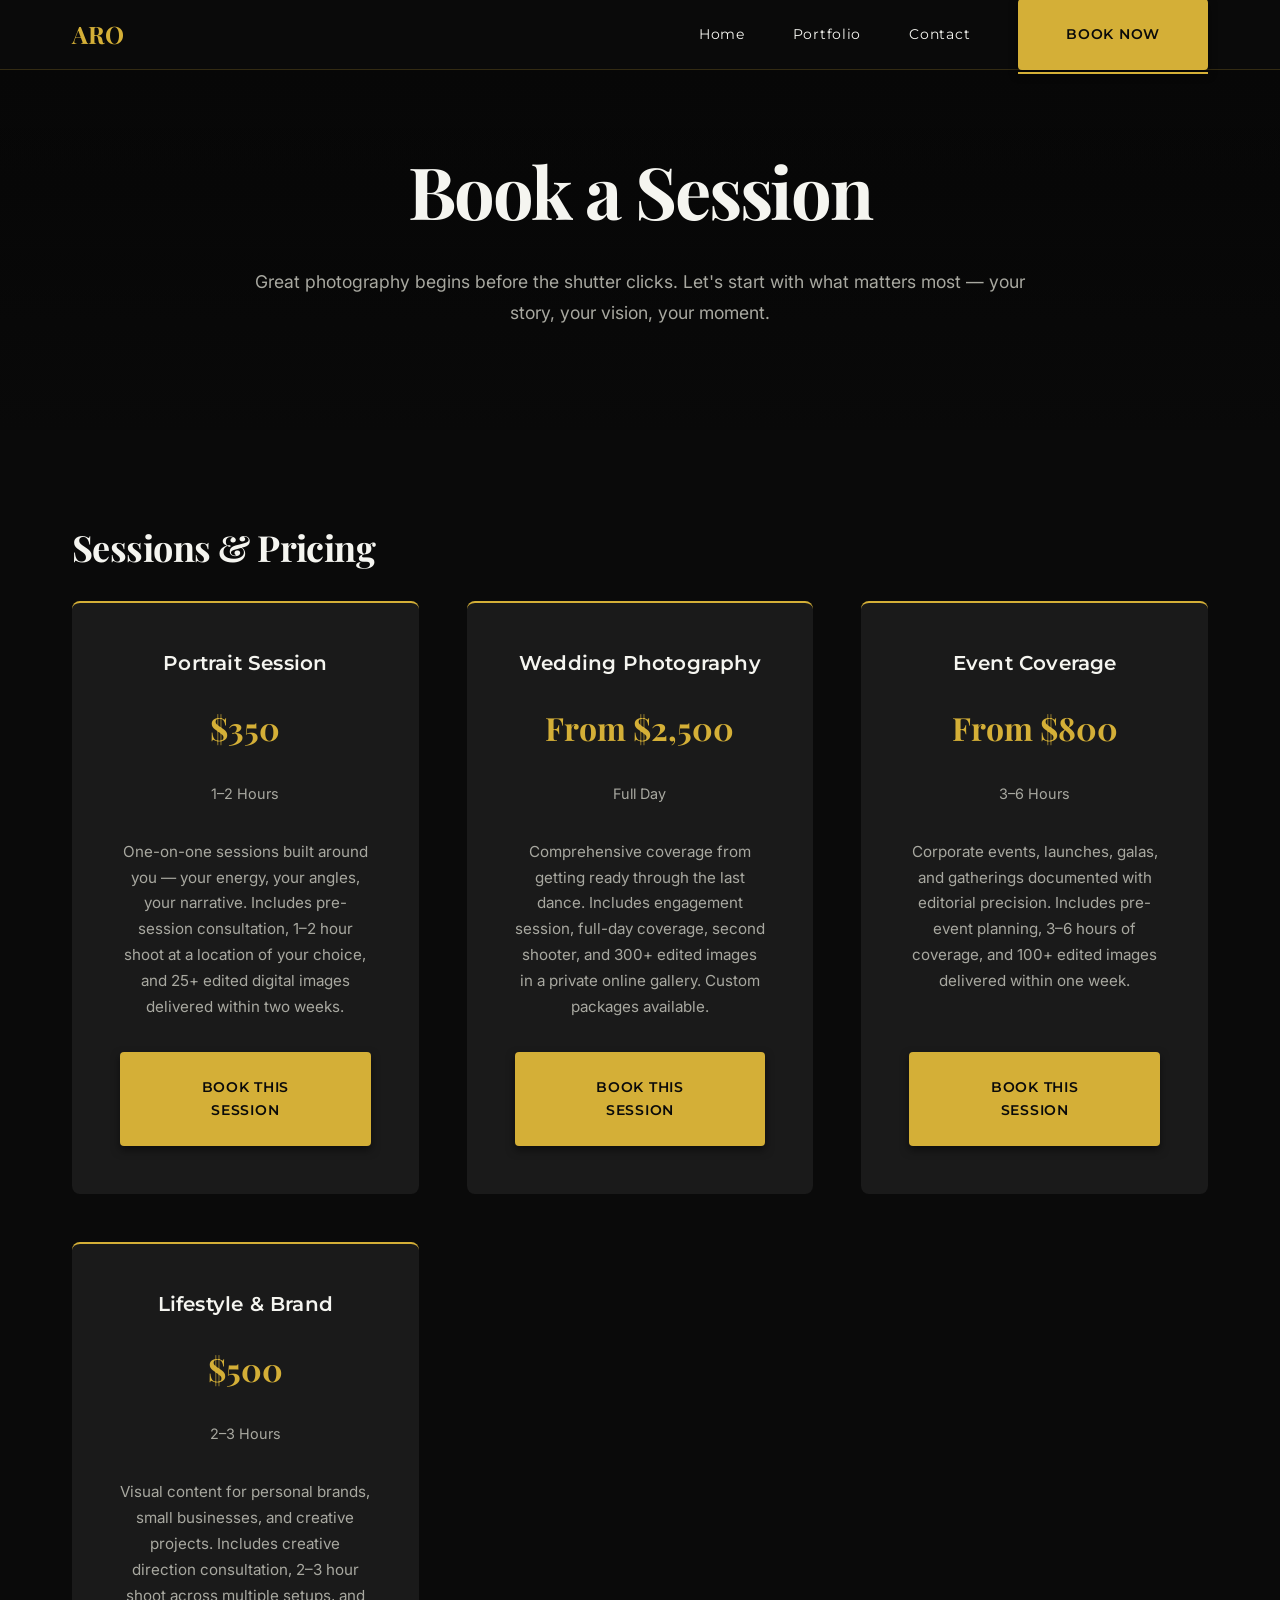
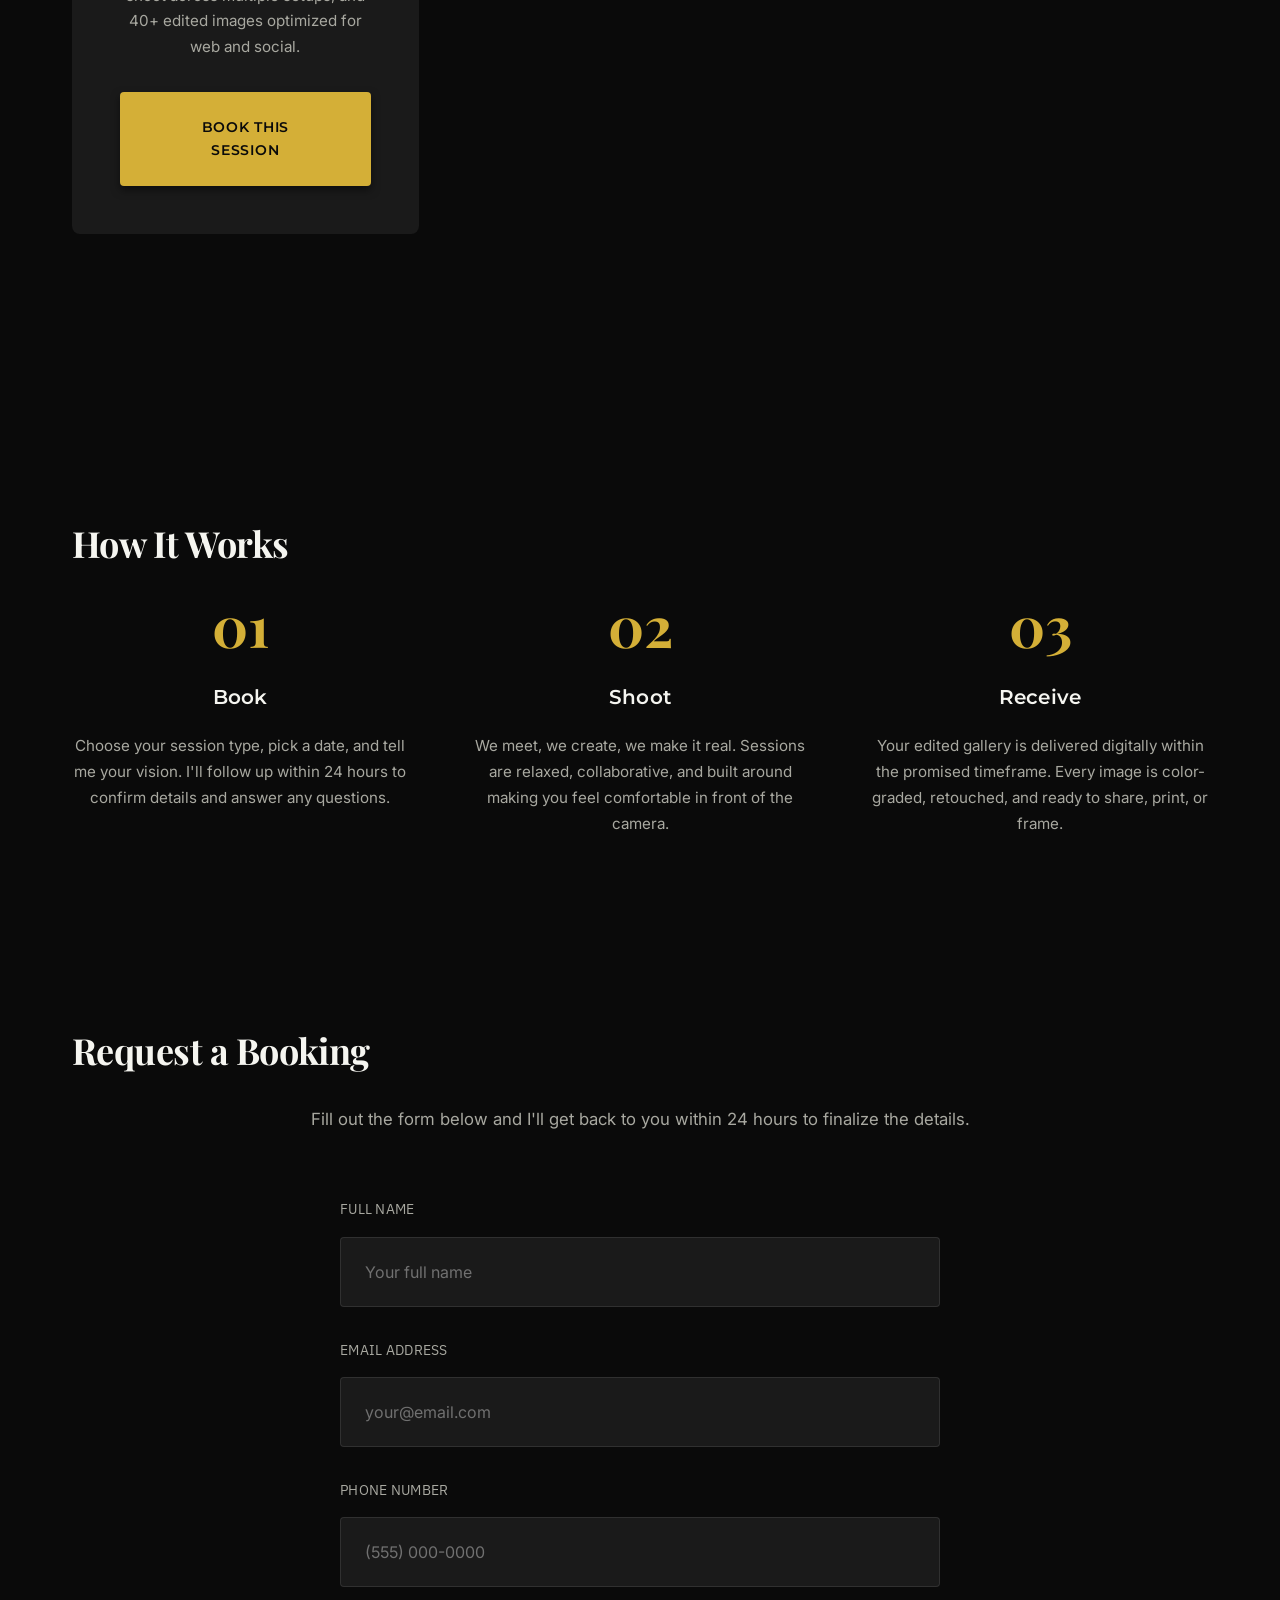
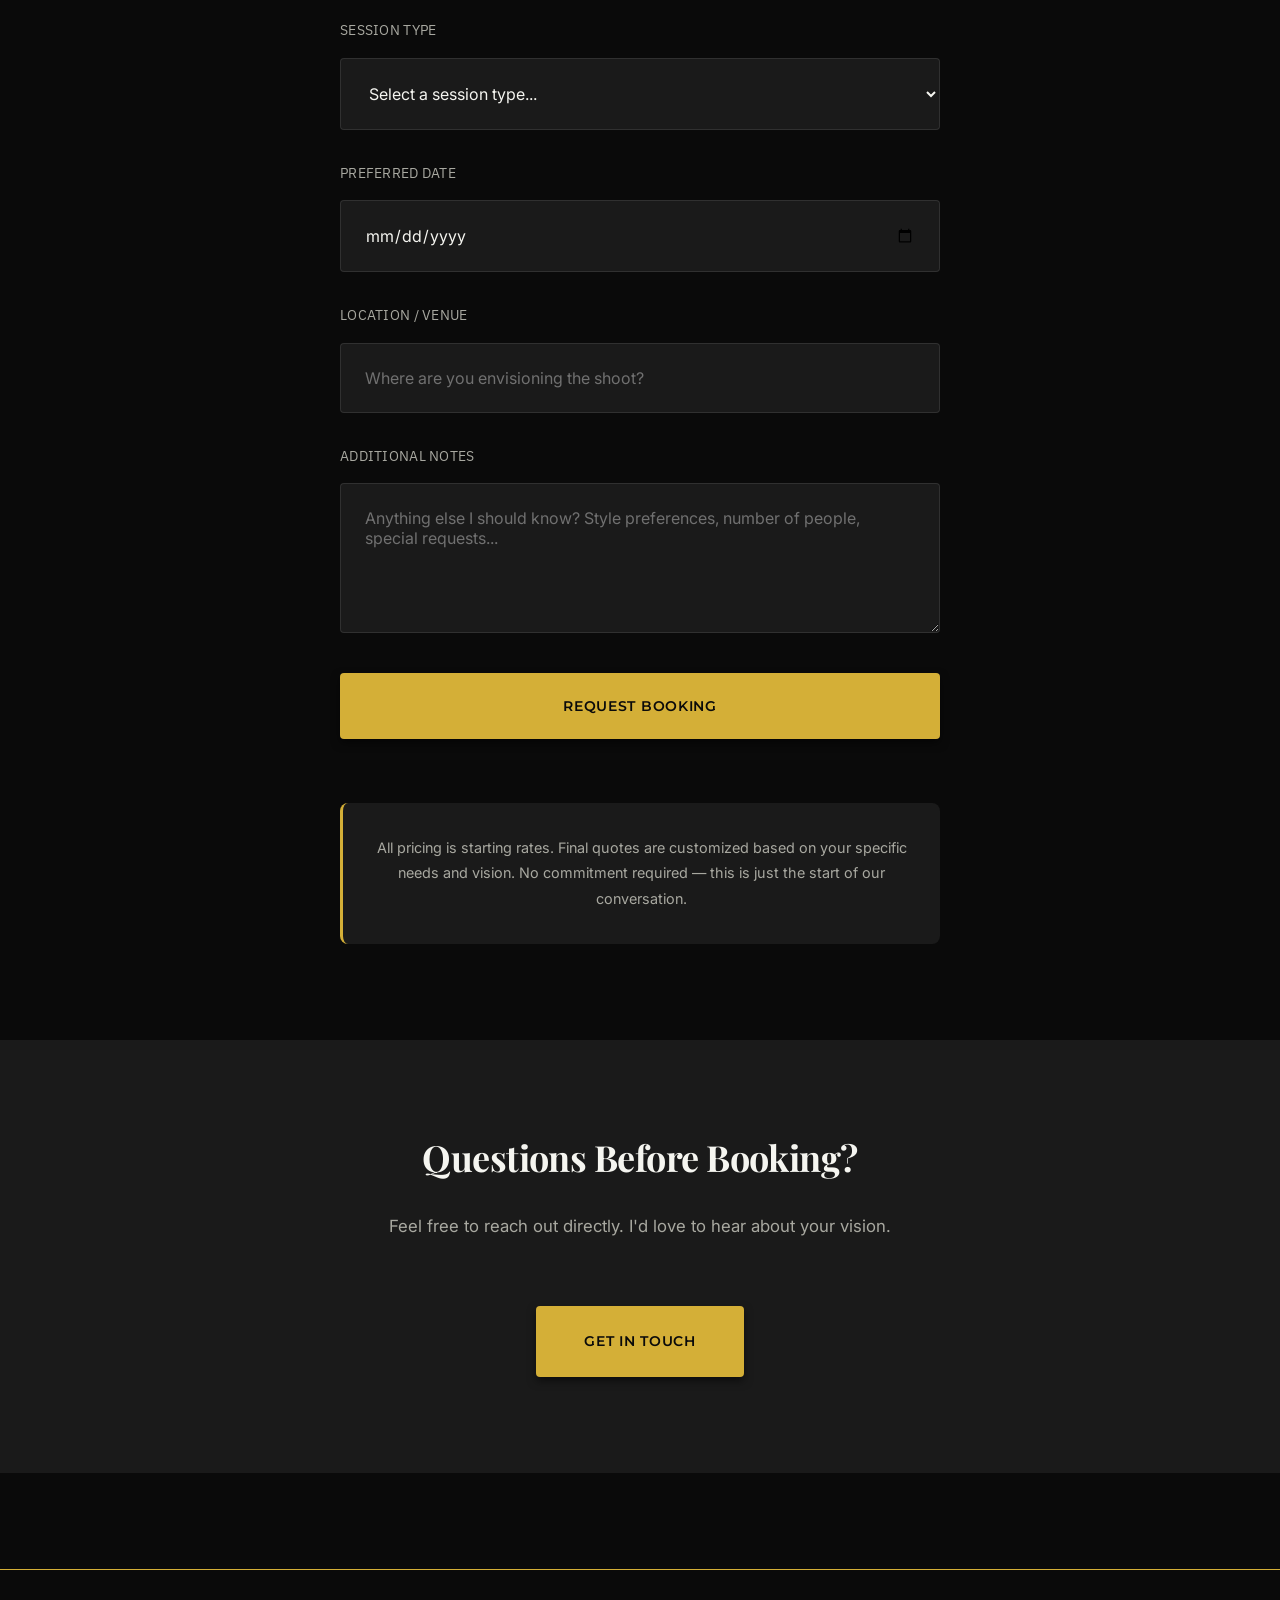
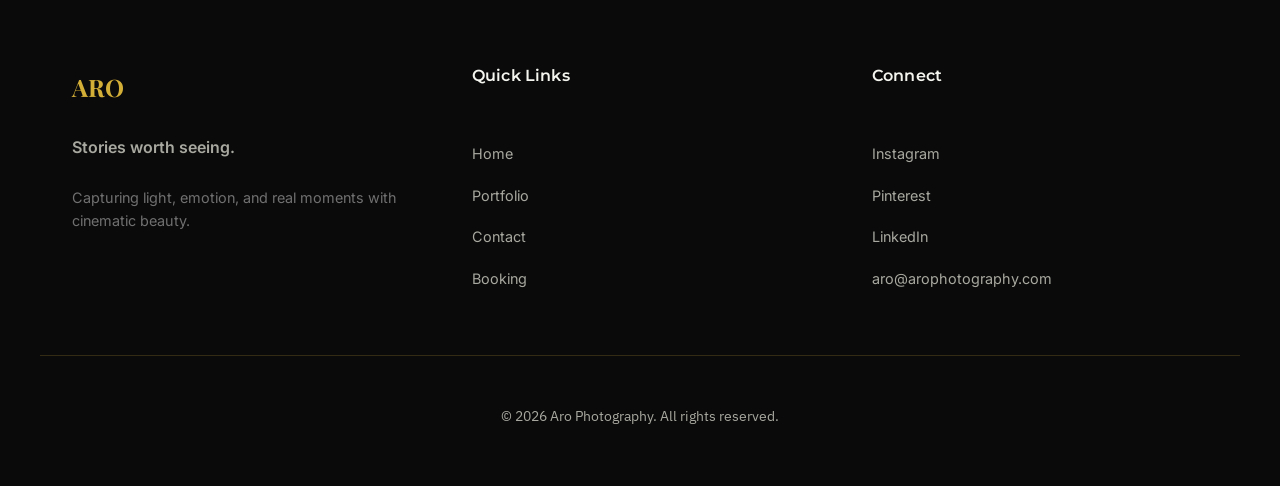
<file: booking.html>
<!DOCTYPE html>
<html lang="en">
<head>
  <meta charset="UTF-8">
  <meta name="viewport" content="width=device-width, initial-scale=1.0">
  <meta name="description" content="Book a Session | Aro Photography | Professional photography sessions for portraits, weddings, events, and brand work. Transparent pricing and a simple booking process.">

  <!-- Netlify Identity Widget -->
  <script src="https://identity.netlify.com/v1/netlify-identity-widget.js"></script>

  <!-- Open Graph Tags -->
  <meta property="og:type" content="website">
  <meta property="og:title" content="Book a Session | Aro Photography">
  <meta property="og:description" content="Professional photography sessions. Choose from portrait, wedding, event, or lifestyle packages.">
  <meta property="og:url" content="https://arophotography.com/booking">
  <meta property="og:image" content="https://images.unsplash.com/photo-1471341971476-ae15ff5dd4ea?w=1200">

  <!-- JSON-LD Structured Data -->
  <script type="application/ld+json">
  {
    "@context": "https://schema.org",
    "@type": "Service",
    "name": "Photography Session Booking",
    "provider": {
      "@type": "LocalBusiness",
      "name": "Aro Photography",
      "url": "https://arophotography.com"
    },
    "description": "Book a professional photography session with Aro Photography. Choose from portraits, weddings, events, and lifestyle packages.",
    "url": "https://arophotography.com/booking",
    "areaServed": {
      "@type": "City",
      "name": "Los Angeles"
    }
  }
  </script>

  <!-- Google Fonts -->
  <link rel="preconnect" href="https://fonts.googleapis.com">
  <link rel="preconnect" href="https://fonts.gstatic.com" crossorigin>
  <link href="https://fonts.googleapis.com/css2?family=Playfair+Display:wght@700&family=Montserrat:wght@400;600&family=Inter:wght@400;500&family=IBM+Plex+Sans:wght@400&display=swap" rel="stylesheet">

  <!-- Styles -->
  <link rel="stylesheet" href="styles.css">

  <!-- Favicon Placeholder -->
  <link rel="icon" type="image/svg+xml" href="data:image/svg+xml,%3Csvg xmlns='http://www.w3.org/2000/svg' viewBox='0 0 100 100'%3E%3Crect fill='%23D4AF37' width='100' height='100'/%3E%3Ctext x='50' y='65' font-size='60' font-weight='bold' fill='%23000' text-anchor='middle' font-family='serif'%3EARO%3C/text%3E%3C/svg%3E">

  <title>Book a Session | Aro Photography</title>
</head>
<body>
  <!-- Navigation -->
  <nav class="navbar" role="navigation" aria-label="Main navigation">
    <div class="navbar__container">
      <a href="index.html" class="navbar__logo" aria-label="Aro Photography Home">ARO</a>

      <ul class="navbar__menu" id="navMenu">
        <li class="navbar__item">
          <a href="index.html" class="navbar__link">Home</a>
        </li>
        <li class="navbar__item">
          <a href="portfolio.html" class="navbar__link">Portfolio</a>
        </li>
        <li class="navbar__item">
          <a href="contact.html" class="navbar__link">Contact</a>
        </li>
        <li class="navbar__item">
          <a href="booking.html" class="navbar__link btn btn-primary navbar__link--active">Book Now</a>
        </li>
      </ul>

      <button class="nav-toggle" id="navToggle" aria-label="Toggle mobile menu" aria-expanded="false">
        <span class="nav-toggle__line"></span>
        <span class="nav-toggle__line"></span>
        <span class="nav-toggle__line"></span>
      </button>
    </div>
  </nav>

  <!-- Mobile Menu Overlay -->
  <div class="mobile-menu" id="mobileMenu" role="region" aria-label="Mobile navigation menu">
    <ul class="mobile-menu__list">
      <li><a href="index.html" class="mobile-menu__link">Home</a></li>
      <li><a href="portfolio.html" class="mobile-menu__link">Portfolio</a></li>
      <li><a href="contact.html" class="mobile-menu__link">Contact</a></li>
      <li><a href="booking.html" class="mobile-menu__link btn btn-primary">Book Now</a></li>
    </ul>
  </div>

  <!-- Page Header -->
  <header class="page-header" style="background-image: linear-gradient(180deg, rgba(0,0,0,0.3) 0%, rgba(0,0,0,0.6) 100%), url('https://images.unsplash.com/photo-1471341971476-ae15ff5dd4ea?w=1920'); background-size: cover; background-position: center;" role="banner">
    <div class="page-header__content">
      <h1 class="hero-title">Book a Session</h1>
      <p class="page-header__subtitle">Great photography begins before the shutter clicks. Let's start with what matters most — your story, your vision, your moment.</p>
    </div>
  </header>

  <!-- Sessions & Pricing Section -->
  <section class="section sessions" aria-labelledby="sessions-title">
    <div class="section__container">
      <h2 id="sessions-title" class="section__title">Sessions & Pricing</h2>

      <div class="sessions-grid">
        <!-- Portrait Session Card -->
        <article class="session-card">
          <div class="session-card__header">
            <h3 class="session-card__title">Portrait Session</h3>
            <p class="session-card__price">$350</p>
            <p class="session-card__duration">1–2 Hours</p>
          </div>
          <p class="session-card__description">
            One-on-one sessions built around you — your energy, your angles, your narrative. Includes pre-session consultation, 1–2 hour shoot at a location of your choice, and 25+ edited digital images delivered within two weeks.
          </p>
          <a href="#booking-form" class="btn btn-primary session-card__btn">Book This Session</a>
        </article>

        <!-- Wedding Photography Card -->
        <article class="session-card">
          <div class="session-card__header">
            <h3 class="session-card__title">Wedding Photography</h3>
            <p class="session-card__price">From $2,500</p>
            <p class="session-card__duration">Full Day</p>
          </div>
          <p class="session-card__description">
            Comprehensive coverage from getting ready through the last dance. Includes engagement session, full-day coverage, second shooter, and 300+ edited images in a private online gallery. Custom packages available.
          </p>
          <a href="#booking-form" class="btn btn-primary session-card__btn">Book This Session</a>
        </article>

        <!-- Event Coverage Card -->
        <article class="session-card">
          <div class="session-card__header">
            <h3 class="session-card__title">Event Coverage</h3>
            <p class="session-card__price">From $800</p>
            <p class="session-card__duration">3–6 Hours</p>
          </div>
          <p class="session-card__description">
            Corporate events, launches, galas, and gatherings documented with editorial precision. Includes pre-event planning, 3–6 hours of coverage, and 100+ edited images delivered within one week.
          </p>
          <a href="#booking-form" class="btn btn-primary session-card__btn">Book This Session</a>
        </article>

        <!-- Lifestyle & Brand Card -->
        <article class="session-card">
          <div class="session-card__header">
            <h3 class="session-card__title">Lifestyle & Brand</h3>
            <p class="session-card__price">$500</p>
            <p class="session-card__duration">2–3 Hours</p>
          </div>
          <p class="session-card__description">
            Visual content for personal brands, small businesses, and creative projects. Includes creative direction consultation, 2–3 hour shoot across multiple setups, and 40+ edited images optimized for web and social.
          </p>
          <a href="#booking-form" class="btn btn-primary session-card__btn">Book This Session</a>
        </article>
      </div>
    </div>
  </section>

  <!-- How It Works Section -->
  <section class="section how-it-works" aria-labelledby="how-it-works-title">
    <div class="section__container">
      <h2 id="how-it-works-title" class="section__title">How It Works</h2>

      <div class="how-it-works-grid">
        <article class="how-it-works-step">
          <div class="how-it-works-step__number">01</div>
          <h3 class="how-it-works-step__title">Book</h3>
          <p class="how-it-works-step__description">
            Choose your session type, pick a date, and tell me your vision. I'll follow up within 24 hours to confirm details and answer any questions.
          </p>
        </article>

        <article class="how-it-works-step">
          <div class="how-it-works-step__number">02</div>
          <h3 class="how-it-works-step__title">Shoot</h3>
          <p class="how-it-works-step__description">
            We meet, we create, we make it real. Sessions are relaxed, collaborative, and built around making you feel comfortable in front of the camera.
          </p>
        </article>

        <article class="how-it-works-step">
          <div class="how-it-works-step__number">03</div>
          <h3 class="how-it-works-step__title">Receive</h3>
          <p class="how-it-works-step__description">
            Your edited gallery is delivered digitally within the promised timeframe. Every image is color-graded, retouched, and ready to share, print, or frame.
          </p>
        </article>
      </div>
    </div>
  </section>

  <!-- Booking Form Section -->
  <section class="section booking-form-section" id="booking-form" aria-labelledby="booking-form-title">
    <div class="section__container">
      <h2 id="booking-form-title" class="section__title">Request a Booking</h2>
      <p class="booking-form-section__intro">
        Fill out the form below and I'll get back to you within 24 hours to finalize the details.
      </p>

      <form id="booking-form" class="booking-form" method="POST" novalidate>
        <div class="form-group">
          <label for="fullName" class="form-label">Full Name</label>
          <input
            type="text"
            id="fullName"
            name="fullName"
            class="form-input"
            placeholder="Your full name"
            required
            autocomplete="name"
            aria-required="true"
          >
        </div>

        <div class="form-group">
          <label for="email" class="form-label">Email Address</label>
          <input
            type="email"
            id="email"
            name="email"
            class="form-input"
            placeholder="your@email.com"
            required
            autocomplete="email"
            aria-required="true"
          >
        </div>

        <div class="form-group">
          <label for="phone" class="form-label">Phone Number</label>
          <input
            type="tel"
            id="phone"
            name="phone"
            class="form-input"
            placeholder="(555) 000-0000"
            autocomplete="tel"
          >
        </div>

        <div class="form-group">
          <label for="sessionType" class="form-label">Session Type</label>
          <select
            id="sessionType"
            name="sessionType"
            class="form-select"
            required
            aria-required="true"
          >
            <option value="">Select a session type...</option>
            <option value="portrait">Portrait Session ($350)</option>
            <option value="wedding">Wedding Photography (From $2,500)</option>
            <option value="event">Event Coverage (From $800)</option>
            <option value="lifestyle">Lifestyle & Brand ($500)</option>
          </select>
        </div>

        <div class="form-group">
          <label for="preferredDate" class="form-label">Preferred Date</label>
          <input
            type="date"
            id="preferredDate"
            name="preferredDate"
            class="form-input"
            required
            aria-required="true"
          >
        </div>

        <div class="form-group">
          <label for="location" class="form-label">Location / Venue</label>
          <input
            type="text"
            id="location"
            name="location"
            class="form-input"
            placeholder="Where are you envisioning the shoot?"
            autocomplete="street-address"
          >
        </div>

        <div class="form-group">
          <label for="notes" class="form-label">Additional Notes</label>
          <textarea
            id="notes"
            name="notes"
            class="form-textarea"
            placeholder="Anything else I should know? Style preferences, number of people, special requests..."
            rows="5"
          ></textarea>
        </div>

        <button type="submit" class="btn btn-primary booking-form__submit">Request Booking</button>
      </form>

      <div class="booking-form-section__disclaimer">
        <p>
          All pricing is starting rates. Final quotes are customized based on your specific needs and vision. No commitment required — this is just the start of our conversation.
        </p>
      </div>

      <!-- Success Message (Hidden) -->
      <div class="booking-form-section__success" id="bookingSuccess" hidden aria-live="polite" aria-atomic="true">
        <h3>Booking Request Received!</h3>
        <p>Thank you! I'll reach out within 24 hours to discuss the details. In the meantime, feel free to browse the <a href="portfolio.html">portfolio</a> for inspiration.</p>
      </div>
    </div>
  </section>

  <!-- CTA Section -->
  <section class="section cta-section" aria-labelledby="booking-cta-title">
    <div class="section__container">
      <h2 id="booking-cta-title" class="cta-section__title">Questions Before Booking?</h2>
      <p class="cta-section__subtitle">Feel free to reach out directly. I'd love to hear about your vision.</p>
      <a href="contact.html" class="btn btn-primary">Get in Touch</a>
    </div>
  </section>

  <!-- Back to Top Button -->
  <button class="back-to-top" aria-label="Back to top">↑</button>

  <!-- Footer -->
  <footer class="footer" role="contentinfo">
    <div class="footer__container">
      <div class="footer__column footer__brand">
        <p class="footer__logo">ARO</p>
        <p class="footer__tagline">Stories worth seeing.</p>
        <p class="footer__description">Capturing light, emotion, and real moments with cinematic beauty.</p>
      </div>

      <div class="footer__column footer__nav">
        <h3 class="footer__heading">Quick Links</h3>
        <ul class="footer__links">
          <li><a href="index.html">Home</a></li>
          <li><a href="portfolio.html">Portfolio</a></li>
          <li><a href="contact.html">Contact</a></li>
          <li><a href="booking.html">Booking</a></li>
        </ul>
      </div>

      <div class="footer__column footer__connect">
        <h3 class="footer__heading">Connect</h3>
        <ul class="footer__links">
          <li><a href="https://instagram.com/arophotography" target="_blank" rel="noopener noreferrer">Instagram</a></li>
          <li><a href="https://pinterest.com/arophotography" target="_blank" rel="noopener noreferrer">Pinterest</a></li>
          <li><a href="https://linkedin.com/company/arophotography" target="_blank" rel="noopener noreferrer">LinkedIn</a></li>
          <li><a href="mailto:aro@arophotography.com">aro@arophotography.com</a></li>
        </ul>
      </div>
    </div>

    <div class="footer__bottom">
      <p>&copy; 2026 Aro Photography. All rights reserved.</p>
    </div>
  </footer>

  <!-- Scripts -->
  <script src="main.js"></script>

  <!-- Netlify Identity Redirect -->
  <script>
    if (window.netlifyIdentity) {
      window.netlifyIdentity.on("init", function(user) {
        if (!user) {
          window.netlifyIdentity.on("login", function() {
            document.location.href = "/admin/";
          });
        }
      });
    }
  </script>
</body>
</html>
</file>
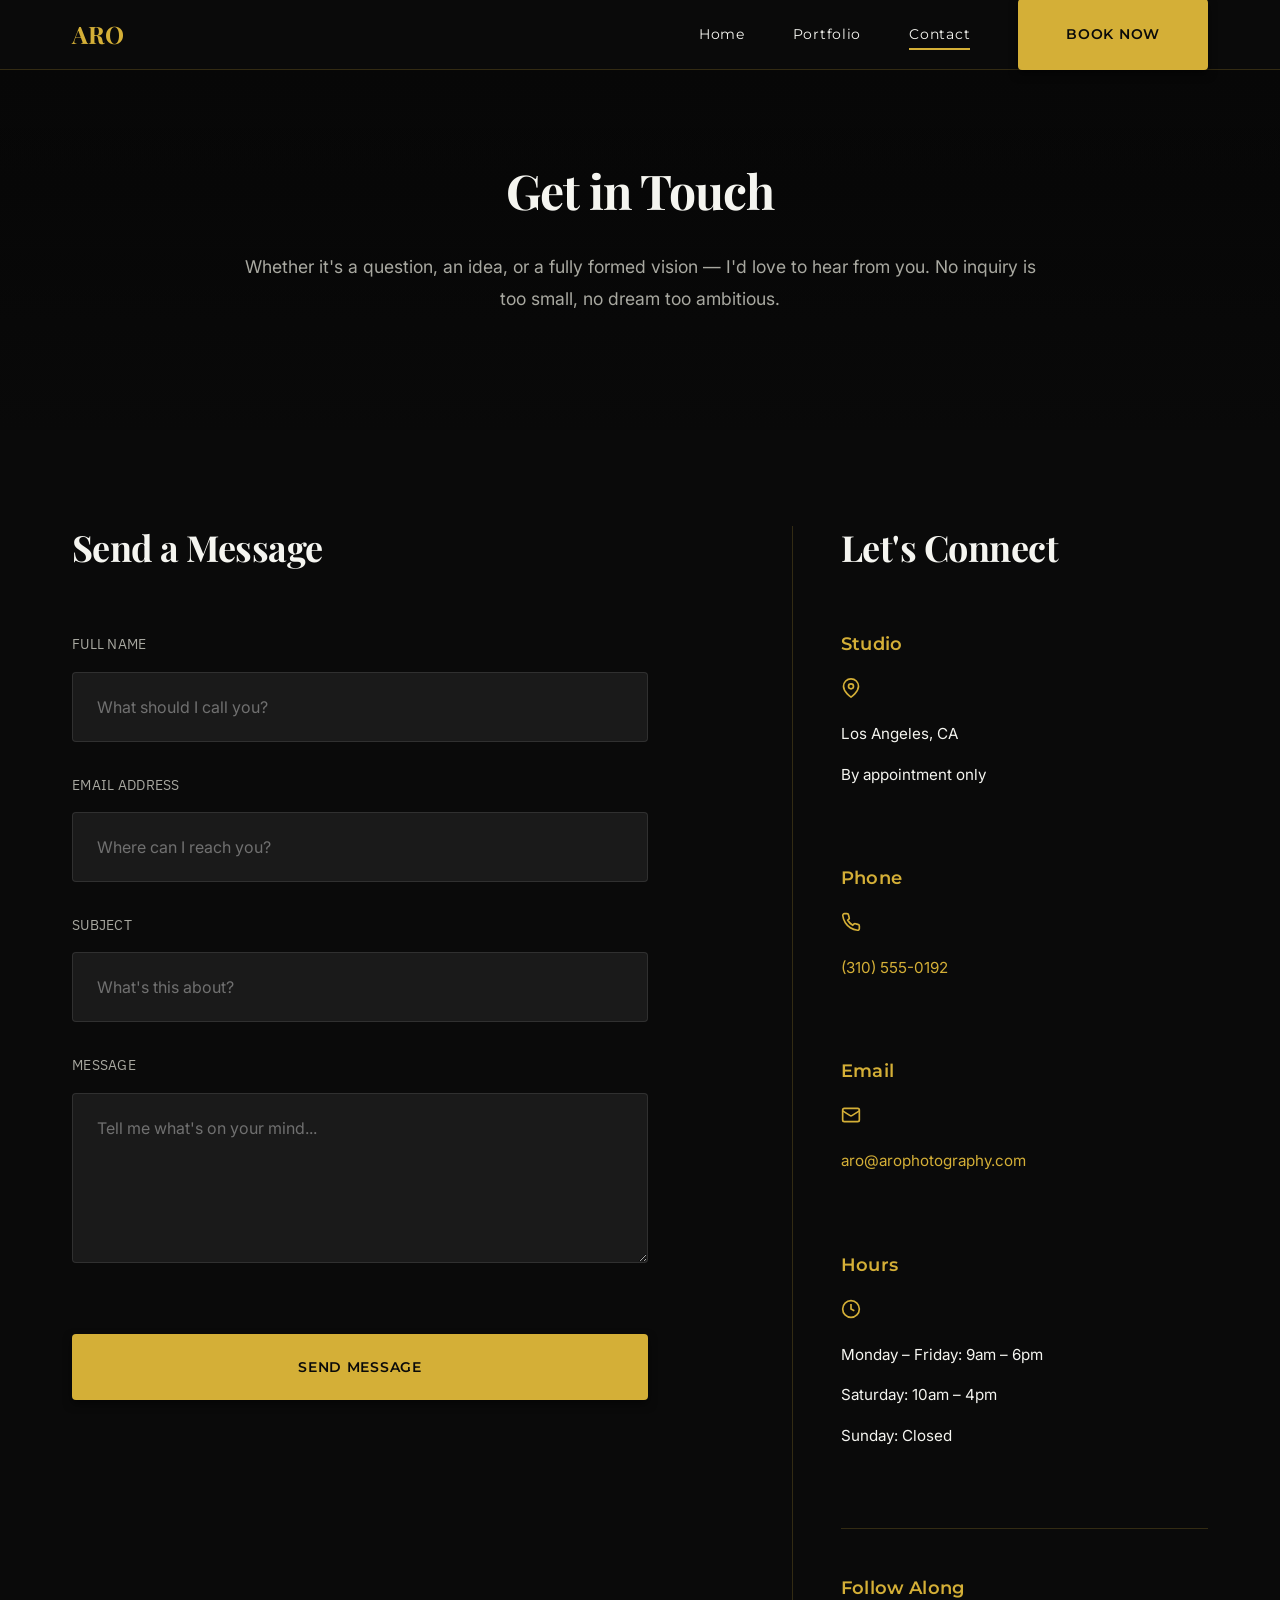
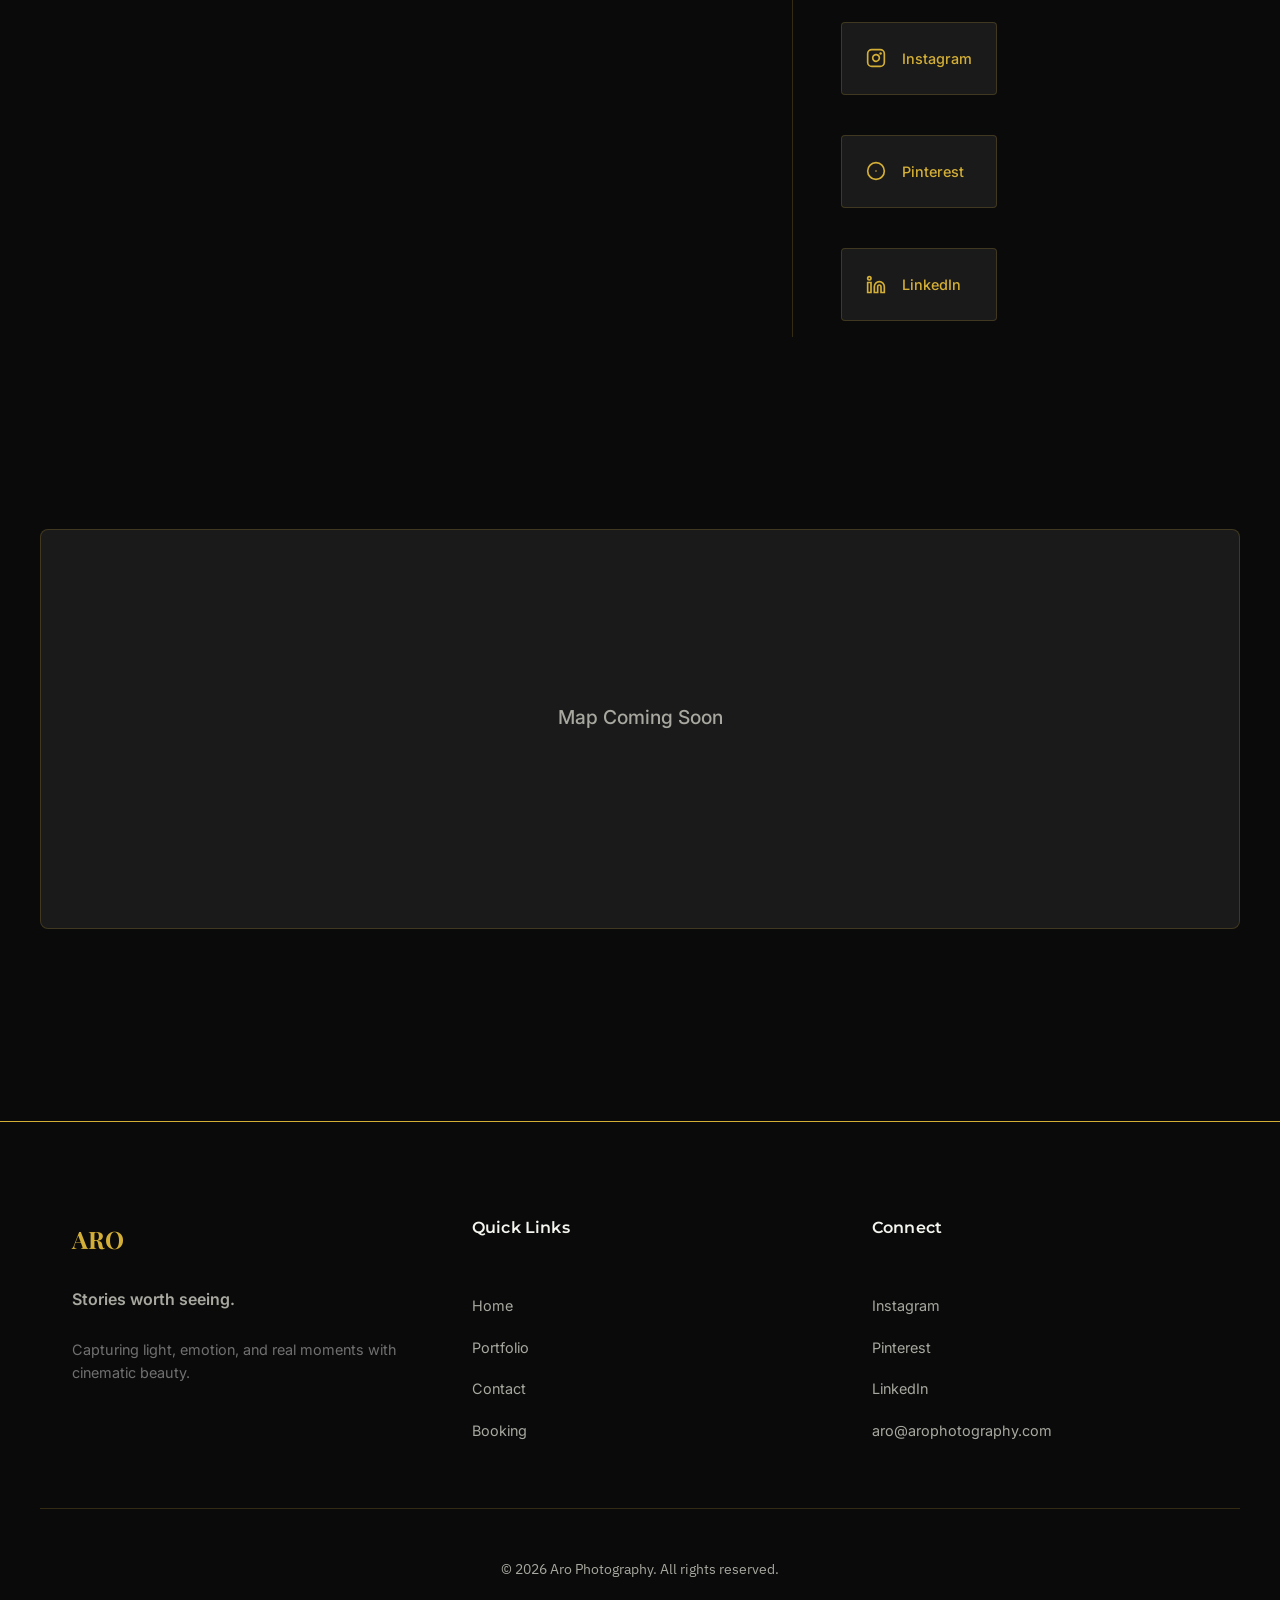
<file: contact.html>
<!DOCTYPE html>
<html lang="en">
<head>
  <meta charset="UTF-8">
  <meta name="viewport" content="width=device-width, initial-scale=1.0">
  <meta name="description" content="Contact Aro Photography | Get in touch to discuss your photography session or project.">

  <!-- Netlify Identity Widget -->
  <script src="https://identity.netlify.com/v1/netlify-identity-widget.js"></script>

  <!-- Open Graph Tags -->
  <meta property="og:type" content="website">
  <meta property="og:title" content="Contact | Aro Photography">
  <meta property="og:description" content="Get in touch with Aro Photography. Send a message or find contact details and hours.">
  <meta property="og:url" content="https://arophotography.com/contact">
  <meta property="og:image" content="https://images.unsplash.com/photo-1497366216548-37526070297c?w=1200">

  <!-- Google Fonts -->
  <link rel="preconnect" href="https://fonts.googleapis.com">
  <link rel="preconnect" href="https://fonts.gstatic.com" crossorigin>
  <link href="https://fonts.googleapis.com/css2?family=Playfair+Display:wght@700&family=Montserrat:wght@400;600&family=Inter:wght@400;500&family=IBM+Plex+Sans:wght@400&display=swap" rel="stylesheet">

  <!-- Styles -->
  <link rel="stylesheet" href="styles.css">

  <!-- Favicon Placeholder -->
  <link rel="icon" type="image/svg+xml" href="data:image/svg+xml,%3Csvg xmlns='http://www.w3.org/2000/svg' viewBox='0 0 100 100'%3E%3Crect fill='%23D4AF37' width='100' height='100'/%3E%3Ctext x='50' y='65' font-size='60' font-weight='bold' fill='%23000' text-anchor='middle' font-family='serif'%3EARO%3C/text%3E%3C/svg%3E">

  <title>Contact | Aro Photography</title>
</head>
<body>
  <!-- Navigation -->
  <nav class="navbar" role="navigation" aria-label="Main navigation">
    <div class="navbar__container">
      <a href="index.html" class="navbar__logo" aria-label="Aro Photography Home">ARO</a>

      <ul class="navbar__menu" id="navMenu">
        <li class="navbar__item">
          <a href="index.html" class="navbar__link">Home</a>
        </li>
        <li class="navbar__item">
          <a href="portfolio.html" class="navbar__link">Portfolio</a>
        </li>
        <li class="navbar__item">
          <a href="contact.html" class="navbar__link navbar__link--active">Contact</a>
        </li>
        <li class="navbar__item">
          <a href="booking.html" class="navbar__link btn btn-primary">Book Now</a>
        </li>
      </ul>

      <button class="nav-toggle" id="navToggle" aria-label="Toggle mobile menu" aria-expanded="false">
        <span class="nav-toggle__line"></span>
        <span class="nav-toggle__line"></span>
        <span class="nav-toggle__line"></span>
      </button>
    </div>
  </nav>

  <!-- Mobile Menu Overlay -->
  <div class="mobile-menu" id="mobileMenu" role="region" aria-label="Mobile navigation menu">
    <ul class="mobile-menu__list">
      <li><a href="index.html" class="mobile-menu__link">Home</a></li>
      <li><a href="portfolio.html" class="mobile-menu__link">Portfolio</a></li>
      <li><a href="contact.html" class="mobile-menu__link">Contact</a></li>
      <li><a href="booking.html" class="mobile-menu__link btn btn-primary">Book Now</a></li>
    </ul>
  </div>

  <!-- Page Header -->
  <header class="page-header" style="background-image: linear-gradient(180deg, rgba(0,0,0,0.3) 0%, rgba(0,0,0,0.6) 100%), url('https://images.unsplash.com/photo-1497366216548-37526070297c?w=1920'); background-size: cover; background-position: center;" role="banner">
    <div class="page-header__content">
      <h1>Get in Touch</h1>
      <p>Whether it's a question, an idea, or a fully formed vision — I'd love to hear from you. No inquiry is too small, no dream too ambitious.</p>
    </div>
  </header>

  <!-- Main Content — Two Column Layout -->
  <section class="section contact-content" aria-labelledby="contact-title">
    <div class="contact-content__container">
      <!-- Contact Form (left column) -->
      <div class="contact-form">
        <h2 id="contact-title">Send a Message</h2>

        <form id="contact-form" method="POST" action="#" novalidate>
          <div class="form-group">
            <label for="fullName">Full Name</label>
            <input
              type="text"
              id="fullName"
              name="fullName"
              placeholder="What should I call you?"
              required
              autocomplete="name"
              aria-required="true"
            />
          </div>

          <div class="form-group">
            <label for="email">Email Address</label>
            <input
              type="email"
              id="email"
              name="email"
              placeholder="Where can I reach you?"
              required
              autocomplete="email"
              aria-required="true"
            />
          </div>

          <div class="form-group">
            <label for="subject">Subject</label>
            <input
              type="text"
              id="subject"
              name="subject"
              placeholder="What's this about?"
              autocomplete="off"
            />
          </div>

          <div class="form-group">
            <label for="message">Message</label>
            <textarea
              id="message"
              name="message"
              placeholder="Tell me what's on your mind..."
              rows="6"
              required
              aria-required="true"
            ></textarea>
          </div>

          <button type="submit" class="btn btn-primary">Send Message</button>
        </form>

        <!-- Success Message -->
        <div id="successMessage" class="success-message" role="status" aria-live="polite" aria-atomic="true">
          <p><strong>Message Sent!</strong><br>Thanks for reaching out. I'll get back to you within 24 hours.</p>
        </div>
      </div>

      <!-- Business Info (right column) -->
      <div class="contact-info">
        <h2>Let's Connect</h2>

        <!-- Studio -->
        <div class="contact-info__section">
          <h3 class="contact-info__heading">Studio</h3>
          <svg class="contact-info__icon" xmlns="http://www.w3.org/2000/svg" viewBox="0 0 24 24" fill="none" stroke="currentColor" stroke-width="2" aria-hidden="true">
            <path d="M21 10c0 7-9 13-9 13s-9-6-9-13a9 9 0 0 1 18 0z"></path>
            <circle cx="12" cy="10" r="3"></circle>
          </svg>
          <p>Los Angeles, CA</p>
          <p class="contact-info__subtext">By appointment only</p>
        </div>

        <!-- Phone -->
        <div class="contact-info__section">
          <h3 class="contact-info__heading">Phone</h3>
          <svg class="contact-info__icon" xmlns="http://www.w3.org/2000/svg" viewBox="0 0 24 24" fill="none" stroke="currentColor" stroke-width="2" aria-hidden="true">
            <path d="M22 16.92v3a2 2 0 0 1-2.18 2 19.79 19.79 0 0 1-8.63-3.07 19.5 19.5 0 0 1-6-6 19.79 19.79 0 0 1-3.07-8.67A2 2 0 0 1 4.11 2h3a2 2 0 0 1 2 1.72 12.84 12.84 0 0 0 .7 2.81 2 2 0 0 1-.45 2.11L8.09 9.91a16 16 0 0 0 6 6l1.27-1.27a2 2 0 0 1 2.11-.45 12.84 12.84 0 0 0 2.81.7A2 2 0 0 1 22 16.92z"></path>
          </svg>
          <a href="tel:+13105550192">(310) 555-0192</a>
        </div>

        <!-- Email -->
        <div class="contact-info__section">
          <h3 class="contact-info__heading">Email</h3>
          <svg class="contact-info__icon" xmlns="http://www.w3.org/2000/svg" viewBox="0 0 24 24" fill="none" stroke="currentColor" stroke-width="2" aria-hidden="true">
            <rect x="2" y="4" width="20" height="16" rx="2"></rect>
            <path d="m22 7-8.97 5.7a1.94 1.94 0 0 1-2.06 0L2 7"></path>
          </svg>
          <a href="mailto:aro@arophotography.com">aro@arophotography.com</a>
        </div>

        <!-- Hours -->
        <div class="contact-info__section">
          <h3 class="contact-info__heading">Hours</h3>
          <svg class="contact-info__icon" xmlns="http://www.w3.org/2000/svg" viewBox="0 0 24 24" fill="none" stroke="currentColor" stroke-width="2" aria-hidden="true">
            <circle cx="12" cy="12" r="10"></circle>
            <polyline points="12 6 12 12 16 14"></polyline>
          </svg>
          <p>Monday – Friday: 9am – 6pm</p>
          <p>Saturday: 10am – 4pm</p>
          <p class="contact-info__subtext">Sunday: Closed</p>
        </div>

        <!-- Follow Along -->
        <div class="contact-info__section contact-info__social">
          <h3 class="contact-info__heading">Follow Along</h3>
          <div class="social-links">
            <a href="https://instagram.com/arophotography" target="_blank" rel="noopener noreferrer" aria-label="Follow on Instagram">
              <svg xmlns="http://www.w3.org/2000/svg" viewBox="0 0 24 24" fill="currentColor" aria-hidden="true">
                <rect x="2" y="2" width="20" height="20" rx="5" ry="5" fill="none" stroke="currentColor" stroke-width="2"></rect>
                <path d="M16 11.37A4 4 0 1 1 12.63 8 4 4 0 0 1 16 11.37z" fill="none" stroke="currentColor" stroke-width="2"></path>
                <circle cx="17.5" cy="6.5" r="1.5" fill="currentColor"></circle>
              </svg>
              Instagram
            </a>
            <a href="https://pinterest.com/arophotography" target="_blank" rel="noopener noreferrer" aria-label="Follow on Pinterest">
              <svg xmlns="http://www.w3.org/2000/svg" viewBox="0 0 24 24" fill="currentColor" aria-hidden="true">
                <circle cx="12" cy="12" r="10" fill="none" stroke="currentColor" stroke-width="2"></circle>
                <circle cx="12" cy="12" r="1" fill="currentColor"></circle>
              </svg>
              Pinterest
            </a>
            <a href="https://linkedin.com/company/arophotography" target="_blank" rel="noopener noreferrer" aria-label="Follow on LinkedIn">
              <svg xmlns="http://www.w3.org/2000/svg" viewBox="0 0 24 24" fill="none" stroke="currentColor" stroke-width="2" aria-hidden="true">
                <path d="M16 8a6 6 0 0 1 6 6v7h-4v-7a2 2 0 0 0-2-2 2 2 0 0 0-2 2v7h-4v-7a6 6 0 0 1 6-6zM2 9h4v12H2z"></path>
                <circle cx="4" cy="4" r="2"></circle>
              </svg>
              LinkedIn
            </a>
          </div>
        </div>
      </div>
    </div>
  </section>

  <!-- Map Placeholder Section -->
  <section class="section map-section">
    <div class="map-container">
      <p>Map Coming Soon</p>
    </div>
  </section>

  <!-- Back to Top Button -->
  <button class="back-to-top" aria-label="Back to top">↑</button>

  <!-- Footer -->
  <footer class="footer" role="contentinfo">
    <div class="footer__container">
      <div class="footer__column footer__brand">
        <p class="footer__logo">ARO</p>
        <p class="footer__tagline">Stories worth seeing.</p>
        <p class="footer__description">Capturing light, emotion, and real moments with cinematic beauty.</p>
      </div>

      <div class="footer__column footer__nav">
        <h3 class="footer__heading">Quick Links</h3>
        <ul class="footer__links">
          <li><a href="index.html">Home</a></li>
          <li><a href="portfolio.html">Portfolio</a></li>
          <li><a href="contact.html">Contact</a></li>
          <li><a href="booking.html">Booking</a></li>
        </ul>
      </div>

      <div class="footer__column footer__connect">
        <h3 class="footer__heading">Connect</h3>
        <ul class="footer__links">
          <li><a href="https://instagram.com/arophotography" target="_blank" rel="noopener noreferrer">Instagram</a></li>
          <li><a href="https://pinterest.com/arophotography" target="_blank" rel="noopener noreferrer">Pinterest</a></li>
          <li><a href="https://linkedin.com/company/arophotography" target="_blank" rel="noopener noreferrer">LinkedIn</a></li>
          <li><a href="mailto:aro@arophotography.com">aro@arophotography.com</a></li>
        </ul>
      </div>
    </div>

    <div class="footer__bottom">
      <p>&copy; 2026 Aro Photography. All rights reserved.</p>
    </div>
  </footer>

  <!-- Scripts -->
  <script src="main.js"></script>

  <!-- Netlify Identity Redirect -->
  <script>
    if (window.netlifyIdentity) {
      window.netlifyIdentity.on("init", function(user) {
        if (!user) {
          window.netlifyIdentity.on("login", function() {
            document.location.href = "/admin/";
          });
        }
      });
    }
  </script>
</body>
</html>
</file>
<file: styles.css>
/* ===================================
   ARO PHOTOGRAPHY - GLOBAL STYLESHEET
   Dark, Elegant Photography Website
   =================================== */

/* Google Fonts Import */
@import url('https://fonts.googleapis.com/css2?family=Playfair+Display:wght@700&family=Montserrat:wght@400;600&family=Inter:wght@400;500&family=IBM+Plex+Sans:wght@400&display=swap');

/* ===================================
   CSS VARIABLES - Brand Tokens
   =================================== */
:root {
  /* Backgrounds */
  --color-noir: #0A0A0A;
  --color-charcoal: #1A1A1A;
  --color-deep-slate: #2A2A2A;
  /* Accents */
  --color-gold: #D4AF37;
  --color-amber: #C99A2E;
  --color-copper: #8B6F47;
  /* Text */
  --color-cream: #F5F5F0;
  --color-stone: #A8A8A0;
  --color-dust: #707070;
  /* Status */
  --color-success: #4CAF50;
  --color-error: #E74C3C;
  /* Borders */
  --color-border: rgba(212, 175, 55, 0.2);
  --color-border-light: rgba(245, 245, 240, 0.1);
  --color-overlay: rgba(10, 10, 10, 0.85);
  /* Typography */
  --font-display: 'Playfair Display', Georgia, serif;
  --font-heading: 'Montserrat', 'Helvetica Neue', sans-serif;
  --font-body: 'Inter', -apple-system, sans-serif;
  --font-caption: 'IBM Plex Sans', sans-serif;
  --font-size-hero: clamp(2.5rem, 8vw, 4.5rem);
  --font-size-h1: clamp(2rem, 5vw, 3rem);
  --font-size-h2: clamp(1.5rem, 3.5vw, 2.25rem);
  --font-size-h3: clamp(1.25rem, 2.5vw, 1.75rem);
  --font-size-body: 1rem;
  --font-size-caption: 0.875rem;
  /* Spacing */
  --spacing-xs: 0.5rem;
  --spacing-sm: 1rem;
  --spacing-md: 1.5rem;
  --spacing-lg: 2rem;
  --spacing-xl: 3rem;
  --spacing-2xl: 4rem;
  --spacing-3xl: 6rem;
  --section-padding: clamp(3rem, 8vw, 6rem);
  /* Effects */
  --radius-sm: 2px;
  --radius-md: 4px;
  --radius-lg: 8px;
  --shadow-md: 0 4px 8px rgba(0, 0, 0, 0.5);
  --shadow-lg: 0 12px 24px rgba(0, 0, 0, 0.6);
  --transition-fast: all 150ms cubic-bezier(0.4, 0, 0.2, 1);
  --transition-normal: all 300ms cubic-bezier(0.4, 0, 0.2, 1);
  --transition-slow: all 500ms cubic-bezier(0.4, 0, 0.2, 1);
}

/* ===================================
   RESET & BASE STYLES
   =================================== */
*,
*::before,
*::after {
  box-sizing: border-box;
  margin: 0;
  padding: 0;
}

html {
  scroll-behavior: smooth;
}

body {
  background-color: var(--color-noir);
  color: var(--color-cream);
  font-family: var(--font-body);
  font-size: var(--font-size-body);
  line-height: 1.6;
  font-weight: 400;
  -webkit-font-smoothing: antialiased;
  -moz-osx-font-smoothing: grayscale;
}

/* ===================================
   TYPOGRAPHY
   =================================== */
h1, h2, h3, h4, h5, h6 {
  line-height: 1.2;
  margin-bottom: var(--spacing-md);
}

h1 {
  font-family: var(--font-display);
  font-size: var(--font-size-h1);
  font-weight: 700;
  letter-spacing: -0.02em;
}

h2 {
  font-family: var(--font-display);
  font-size: var(--font-size-h2);
  font-weight: 700;
  letter-spacing: -0.015em;
}

h3 {
  font-family: var(--font-heading);
  font-size: var(--font-size-h3);
  font-weight: 600;
  letter-spacing: 0.01em;
}

h4 {
  font-family: var(--font-heading);
  font-size: 1.125rem;
  font-weight: 600;
  letter-spacing: 0.01em;
}

p {
  margin-bottom: var(--spacing-md);
  color: var(--color-stone);
  line-height: 1.8;
}

.hero-title {
  font-family: var(--font-display);
  font-size: var(--font-size-hero);
  font-weight: 700;
  letter-spacing: -0.03em;
  color: var(--color-cream);
  margin-bottom: var(--spacing-xl);
}

.section-title {
  font-family: var(--font-heading);
  font-size: var(--font-size-h2);
  font-weight: 600;
  text-transform: uppercase;
  letter-spacing: 0.05em;
  color: var(--color-cream);
  margin-bottom: var(--spacing-xl);
}

.caption {
  font-family: var(--font-caption);
  font-size: var(--font-size-caption);
  font-weight: 400;
  letter-spacing: 0.02em;
  text-transform: uppercase;
  color: var(--color-stone);
}

a {
  color: var(--color-gold);
  text-decoration: none;
  transition: var(--transition-fast);
}

a:hover {
  color: var(--color-amber);
}

/* ===================================
   LAYOUT
   =================================== */
.container,
.section__container {
  max-width: 1200px;
  margin: 0 auto;
  padding: 0 var(--spacing-lg);
}

.section {
  padding: var(--section-padding) 0;
}

.section__title {
  font-family: var(--font-display);
  font-size: var(--font-size-h2);
  font-weight: 700;
  color: var(--color-cream);
  margin-bottom: var(--spacing-lg);
}

.section__subtitle {
  font-size: 1.1rem;
  color: var(--color-stone);
  margin-bottom: var(--spacing-2xl);
  line-height: 1.8;
}

.grid-2 {
  display: grid;
  grid-template-columns: repeat(2, 1fr);
  gap: var(--spacing-xl);
}

.grid-3 {
  display: grid;
  grid-template-columns: repeat(3, 1fr);
  gap: var(--spacing-xl);
}

.grid-4 {
  display: grid;
  grid-template-columns: repeat(4, 1fr);
  gap: var(--spacing-lg);
}

@media (max-width: 1023px) {
  .grid-2,
  .grid-3,
  .grid-4 {
    grid-template-columns: repeat(2, 1fr);
    gap: var(--spacing-lg);
  }
}

@media (max-width: 767px) {
  .grid-2,
  .grid-3,
  .grid-4 {
    grid-template-columns: 1fr;
    gap: var(--spacing-md);
  }

  .section {
    padding: var(--spacing-2xl) 0;
  }

  .container {
    padding: 0 var(--spacing-md);
  }
}

/* ===================================
   NAVIGATION
   =================================== */
.navbar {
  position: fixed;
  top: 0;
  left: 0;
  right: 0;
  height: 70px;
  background-color: var(--color-noir);
  backdrop-filter: blur(10px);
  border-bottom: 1px solid var(--color-border);
  z-index: 999;
}

.navbar.scrolled {
  background-color: rgba(10, 10, 10, 0.95);
  border-bottom: 1px solid var(--color-border);
}

.navbar__container {
  max-width: 1200px;
  margin: 0 auto;
  padding: 0 var(--spacing-lg);
  display: flex;
  align-items: center;
  justify-content: space-between;
  height: 100%;
}

.navbar__logo {
  font-family: var(--font-display);
  font-size: 1.5rem;
  font-weight: 700;
  color: var(--color-gold);
  text-decoration: none;
  transition: var(--transition-fast);
}

.navbar__logo:hover {
  color: var(--color-amber);
}

.navbar__menu {
  display: flex;
  gap: var(--spacing-xl);
  list-style: none;
  margin: 0;
  padding: 0;
}

.navbar__item {
  display: flex;
  align-items: center;
}

.navbar__link {
  color: var(--color-cream);
  font-family: var(--font-heading);
  font-weight: 400;
  font-size: 0.9rem;
  letter-spacing: 0.05em;
  position: relative;
  transition: var(--transition-fast);
  text-decoration: none;
  display: inline-block;
}

.navbar__link::after {
  content: '';
  position: absolute;
  bottom: -4px;
  left: 0;
  right: 0;
  height: 2px;
  background-color: var(--color-gold);
  transform: scaleX(0);
  transform-origin: right;
  transition: var(--transition-fast);
}

.navbar__link:hover::after,
.navbar__link--active::after {
  transform: scaleX(1);
  transform-origin: left;
}

.navbar__link:hover {
  color: var(--color-gold);
}

.nav-toggle {
  display: none;
  flex-direction: column;
  gap: 5px;
  background: none;
  border: none;
  cursor: pointer;
  padding: 0;
  margin: 0;
}

.nav-toggle__line {
  width: 24px;
  height: 2px;
  background-color: var(--color-cream);
  transition: var(--transition-fast);
}

.nav-toggle.active .nav-toggle__line:nth-child(1) {
  transform: rotate(45deg) translate(8px, 8px);
}

.nav-toggle.active .nav-toggle__line:nth-child(2) {
  opacity: 0;
}

.nav-toggle.active .nav-toggle__line:nth-child(3) {
  transform: rotate(-45deg) translate(7px, -7px);
}

.mobile-menu {
  display: none;
  position: fixed;
  top: 0;
  left: 0;
  right: 0;
  bottom: 0;
  background-color: var(--color-overlay);
  backdrop-filter: blur(10px);
  z-index: 998;
  flex-direction: column;
  justify-content: center;
  align-items: center;
  gap: var(--spacing-xl);
  padding: var(--spacing-lg);
}

.mobile-menu.open {
  display: flex;
}

.mobile-menu__list {
  list-style: none;
  margin: 0;
  padding: 0;
  display: flex;
  flex-direction: column;
  gap: var(--spacing-xl);
  text-align: center;
}

.mobile-menu__link {
  font-size: 1.25rem;
  font-family: var(--font-heading);
  color: var(--color-cream);
  text-decoration: none;
  transition: var(--transition-fast);
  display: inline-block;
}

.mobile-menu__link:hover {
  color: var(--color-gold);
}

@media (max-width: 1023px) {
  .nav-toggle {
    display: flex;
  }

  .navbar__menu {
    display: none;
  }

  .navbar__container {
    padding: 0 var(--spacing-md);
  }
}

/* ===================================
   HERO SECTION
   =================================== */
.hero {
  height: 100vh;
  background-size: cover;
  background-position: center;
  display: flex;
  flex-direction: column;
  justify-content: flex-end;
  align-items: center;
  text-align: center;
  padding: var(--spacing-3xl) var(--spacing-lg) var(--spacing-2xl);
  position: relative;
  margin-top: 70px;
}

.hero::before {
  content: '';
  position: absolute;
  top: 0;
  left: 0;
  right: 0;
  bottom: 0;
  background: linear-gradient(180deg, transparent 0%, var(--color-overlay) 100%);
  z-index: 1;
}

.hero__content {
  position: relative;
  z-index: 2;
  max-width: 800px;
  animation: slideUp 0.8s ease-out;
}

.hero__title {
  font-family: var(--font-display);
  font-size: var(--font-size-hero);
  font-weight: 700;
  letter-spacing: -0.03em;
  color: var(--color-cream);
  margin-bottom: var(--spacing-xl);
}

.hero__subtitle {
  font-family: var(--font-caption);
  font-size: var(--font-size-caption);
  color: var(--color-gold);
  margin-bottom: var(--spacing-lg);
  letter-spacing: 0.08em;
  text-transform: uppercase;
}

.hero__buttons {
  display: flex;
  gap: var(--spacing-lg);
  justify-content: center;
  margin-top: var(--spacing-2xl);
  flex-wrap: wrap;
}

.hero-title {
  font-family: var(--font-display);
  font-size: var(--font-size-hero);
  font-weight: 700;
  letter-spacing: -0.03em;
  color: var(--color-cream);
  margin-bottom: var(--spacing-xl);
}

.hero-content {
  position: relative;
  z-index: 2;
  max-width: 800px;
  animation: slideUp 0.8s ease-out;
}

.hero-subtitle {
  font-family: var(--font-caption);
  font-size: var(--font-size-caption);
  color: var(--color-gold);
  margin-bottom: var(--spacing-lg);
  letter-spacing: 0.08em;
  text-transform: uppercase;
}

.hero-cta {
  display: flex;
  gap: var(--spacing-lg);
  justify-content: center;
  margin-top: var(--spacing-2xl);
  flex-wrap: wrap;
}

@media (max-width: 767px) {
  .hero {
    margin-top: 70px;
    padding: var(--spacing-2xl) var(--spacing-md) var(--spacing-xl);
  }

  .hero__buttons,
  .hero-cta {
    flex-direction: column;
    gap: var(--spacing-md);
  }
}

/* ===================================
   BUTTONS
   =================================== */
.btn {
  display: inline-block;
  padding: var(--spacing-md) var(--spacing-xl);
  border-radius: var(--radius-md);
  font-family: var(--font-heading);
  font-weight: 600;
  font-size: 0.9rem;
  letter-spacing: 0.05em;
  text-transform: uppercase;
  cursor: pointer;
  border: none;
  transition: var(--transition-normal);
  text-decoration: none;
}

.btn-primary {
  background-color: var(--color-gold);
  color: var(--color-noir);
  box-shadow: var(--shadow-md);
}

.btn-primary:hover {
  background-color: var(--color-amber);
  box-shadow: var(--shadow-lg);
  transform: translateY(-2px);
}

.btn-secondary {
  background-color: transparent;
  color: var(--color-cream);
  border: 2px solid var(--color-gold);
}

.btn-secondary:hover {
  background-color: var(--color-gold);
  color: var(--color-noir);
}

.btn-ghost {
  background-color: transparent;
  color: var(--color-gold);
  border: none;
  position: relative;
}

.btn-ghost::after {
  content: '';
  position: absolute;
  bottom: 0;
  left: 0;
  right: 0;
  height: 1px;
  background-color: var(--color-gold);
  transform: scaleX(0);
  transform-origin: right;
  transition: var(--transition-fast);
}

.btn-ghost:hover::after {
  transform: scaleX(1);
  transform-origin: left;
}

.btn-submit {
  width: 100%;
  padding: var(--spacing-md) var(--spacing-lg);
  background-color: var(--color-gold);
  color: var(--color-noir);
  border: none;
  border-radius: var(--radius-md);
  font-family: var(--font-heading);
  font-weight: 600;
  font-size: 0.9rem;
  text-transform: uppercase;
  letter-spacing: 0.05em;
  cursor: pointer;
  transition: var(--transition-normal);
}

.btn-submit:hover {
  background-color: var(--color-amber);
  box-shadow: var(--shadow-lg);
}

/* ===================================
   CARDS
   =================================== */
.card {
  background-color: var(--color-charcoal);
  border-radius: var(--radius-lg);
  padding: var(--spacing-xl);
  box-shadow: var(--shadow-md);
  transition: var(--transition-normal);
  border: 1px solid var(--color-border);
}

.card:hover {
  transform: translateY(-8px);
  box-shadow: var(--shadow-lg);
}

/* ===================================
   IMAGE GALLERY
   =================================== */
.gallery-grid {
  display: grid;
  grid-template-columns: repeat(auto-fill, minmax(300px, 1fr));
  gap: var(--spacing-lg);
}

.gallery-item {
  position: relative;
  overflow: hidden;
  border-radius: var(--radius-lg);
  aspect-ratio: 4 / 3;
  cursor: pointer;
}

.gallery-item img {
  width: 100%;
  height: 100%;
  object-fit: cover;
  transition: var(--transition-slow);
}

.gallery-item__overlay {
  position: absolute;
  top: 0;
  left: 0;
  right: 0;
  bottom: 0;
  background-color: rgba(0, 0, 0, 0.6);
  display: flex;
  flex-direction: column;
  justify-content: flex-end;
  padding: var(--spacing-lg);
  opacity: 0;
  transition: var(--transition-normal);
  z-index: 2;
}

.gallery-item:hover .gallery-item__overlay {
  opacity: 1;
}

.gallery-item:hover img {
  transform: scale(1.03);
}

.gallery-item__title {
  font-family: var(--font-heading);
  font-size: 1.1rem;
  font-weight: 600;
  color: var(--color-cream);
  margin: 0 0 var(--spacing-xs) 0;
}

.gallery-item__category {
  font-family: var(--font-caption);
  font-size: var(--font-size-caption);
  color: var(--color-gold);
  margin: 0;
  text-transform: uppercase;
  letter-spacing: 0.02em;
}

/* ===================================
   PORTFOLIO FILTERS
   =================================== */
.filter-bar {
  padding: var(--spacing-lg) 0;
  margin-bottom: var(--spacing-2xl);
}

.filter-bar__container {
  max-width: 1200px;
  margin: 0 auto;
  padding: 0 var(--spacing-lg);
  display: flex;
  gap: var(--spacing-md);
  overflow-x: auto;
  padding-bottom: var(--spacing-md);
}

.filter-bar::-webkit-scrollbar {
  height: 4px;
}

.filter-bar::-webkit-scrollbar-track {
  background: var(--color-charcoal);
}

.filter-bar::-webkit-scrollbar-thumb {
  background: var(--color-gold);
  border-radius: 2px;
}

.filter-btn {
  background: none;
  border: none;
  color: var(--color-stone);
  font-family: var(--font-heading);
  font-weight: 600;
  font-size: 0.9rem;
  text-transform: uppercase;
  letter-spacing: 0.05em;
  cursor: pointer;
  padding: var(--spacing-sm) 0;
  position: relative;
  white-space: nowrap;
  transition: var(--transition-fast);
}

.filter-btn::after {
  content: '';
  position: absolute;
  bottom: 0;
  left: 0;
  right: 0;
  height: 2px;
  background-color: var(--color-gold);
  transform: scaleX(0);
  transform-origin: right;
  transition: var(--transition-fast);
}

.filter-btn:hover {
  color: var(--color-cream);
}

.filter-btn:hover::after {
  transform: scaleX(1);
  transform-origin: left;
}

.filter-btn.active,
.filter-btn--active {
  color: var(--color-gold);
}

.filter-btn.active::after,
.filter-btn--active::after {
  transform: scaleX(1);
}

/* ===================================
   FORMS
   =================================== */
.form-group {
  margin-bottom: var(--spacing-lg);
}

.form-label,
label {
  display: block;
  margin-bottom: var(--spacing-sm);
  font-family: var(--font-caption);
  font-size: var(--font-size-caption);
  color: var(--color-stone);
  text-transform: uppercase;
  letter-spacing: 0.02em;
  font-weight: 400;
}

.form-input,
.form-select,
.form-textarea,
input,
textarea,
select {
  width: 100%;
  padding: var(--spacing-md);
  background-color: var(--color-charcoal);
  border: 1px solid var(--color-border-light);
  border-radius: var(--radius-md);
  color: var(--color-cream);
  font-family: var(--font-body);
  font-size: var(--font-size-body);
  transition: var(--transition-normal);
}

.form-input::placeholder,
.form-textarea::placeholder,
input::placeholder,
textarea::placeholder {
  color: var(--color-dust);
}

.form-input:focus,
.form-select:focus,
.form-textarea:focus,
input:focus,
textarea:focus,
select:focus {
  outline: none;
  border-color: var(--color-gold);
  box-shadow: 0 0 0 3px rgba(212, 175, 55, 0.1);
}

.form-textarea,
textarea {
  resize: vertical;
  min-height: 150px;
}

input.error,
textarea.error,
select.error {
  border-color: var(--color-error);
  box-shadow: 0 0 0 3px rgba(231, 76, 60, 0.1);
}

/* ===================================
   LIGHTBOX
   =================================== */
.lightbox {
  display: none;
  position: fixed;
  top: 0;
  left: 0;
  right: 0;
  bottom: 0;
  background-color: rgba(10, 10, 10, 0.95);
  z-index: 1000;
  justify-content: center;
  align-items: center;
  padding: var(--spacing-lg);
}

.lightbox.open {
  display: flex;
}

.lightbox__figure {
  position: relative;
  max-width: 90vw;
  max-height: 90vh;
  display: flex;
  flex-direction: column;
  align-items: center;
  justify-content: center;
  margin: 0;
}

.lightbox__img {
  max-width: 100%;
  max-height: 80vh;
  object-fit: contain;
}

.lightbox__caption {
  color: var(--color-cream);
  text-align: center;
  margin-top: var(--spacing-lg);
  font-size: 0.95rem;
}

.lightbox__close {
  position: absolute;
  top: var(--spacing-lg);
  right: var(--spacing-lg);
  width: 40px;
  height: 40px;
  background: none;
  border: none;
  color: var(--color-gold);
  font-size: 2rem;
  cursor: pointer;
  transition: var(--transition-fast);
  padding: 0;
  display: flex;
  align-items: center;
  justify-content: center;
}

.lightbox__close:hover {
  color: var(--color-cream);
}

.lightbox__prev,
.lightbox__next {
  position: absolute;
  top: 50%;
  transform: translateY(-50%);
  width: 50px;
  height: 50px;
  background: rgba(212, 175, 55, 0.2);
  border: none;
  color: var(--color-gold);
  font-size: 1.5rem;
  cursor: pointer;
  transition: var(--transition-fast);
  border-radius: var(--radius-md);
  padding: 0;
  display: flex;
  align-items: center;
  justify-content: center;
}

.lightbox__prev:hover,
.lightbox__next:hover {
  background: rgba(212, 175, 55, 0.4);
}

.lightbox__prev {
  left: var(--spacing-lg);
}

.lightbox__next {
  right: var(--spacing-lg);
}

/* ===================================
   TESTIMONIALS
   =================================== */
.testimonial {
  background-color: var(--color-charcoal);
  border-left: 3px solid var(--color-gold);
  padding: var(--spacing-xl);
  border-radius: var(--radius-lg);
  margin-bottom: var(--spacing-lg);
}

.testimonial-text {
  font-style: italic;
  color: var(--color-stone);
  margin-bottom: var(--spacing-md);
  line-height: 1.8;
}

.testimonial-author {
  font-family: var(--font-caption);
  color: var(--color-gold);
  font-weight: 600;
  font-size: var(--font-size-caption);
}

/* ===================================
   FOOTER
   =================================== */
footer {
  background-color: var(--color-noir);
  border-top: 1px solid var(--color-gold);
  padding: var(--spacing-3xl) 0 var(--spacing-lg);
  margin-top: var(--spacing-3xl);
}

.footer-content {
  display: grid;
  grid-template-columns: repeat(3, 1fr);
  gap: var(--spacing-2xl);
  margin-bottom: var(--spacing-2xl);
}

.footer-section h4 {
  color: var(--color-cream);
  margin-bottom: var(--spacing-lg);
}

.footer-section ul {
  list-style: none;
}

.footer-section a {
  color: var(--color-stone);
  display: block;
  margin-bottom: var(--spacing-sm);
  transition: var(--transition-fast);
}

.footer-section a:hover {
  color: var(--color-gold);
}

.footer-social {
  display: flex;
  gap: var(--spacing-md);
}

.footer-social a {
  display: inline-flex;
  align-items: center;
  justify-content: center;
  width: 40px;
  height: 40px;
  background-color: var(--color-charcoal);
  border-radius: var(--radius-md);
  color: var(--color-gold);
  transition: var(--transition-fast);
}

.footer-social a:hover {
  background-color: var(--color-gold);
  color: var(--color-noir);
}

.footer-bottom {
  text-align: center;
  padding-top: var(--spacing-xl);
  border-top: 1px solid var(--color-border);
  color: var(--color-dust);
  font-family: var(--font-caption);
  font-size: var(--font-size-caption);
}

@media (max-width: 767px) {
  .footer-content {
    grid-template-columns: 1fr;
    gap: var(--spacing-xl);
  }
}

/* ===================================
   SESSION/PRICING CARDS
   =================================== */
.session-card {
  background-color: var(--color-charcoal);
  border-top: 2px solid var(--color-gold);
  padding: var(--spacing-xl);
  border-radius: var(--radius-lg);
  transition: var(--transition-normal);
  text-align: center;
}

.session-card:hover {
  transform: translateY(-4px);
  box-shadow: var(--shadow-lg);
}

.session-price {
  font-family: var(--font-display);
  font-size: clamp(2rem, 5vw, 3rem);
  color: var(--color-gold);
  margin: var(--spacing-lg) 0;
  font-weight: 700;
}

.session-card h3 {
  color: var(--color-cream);
  margin-bottom: var(--spacing-md);
}

.session-description {
  color: var(--color-stone);
  margin-bottom: var(--spacing-lg);
  font-size: 0.95rem;
}

.session-features {
  list-style: none;
  text-align: left;
  margin: var(--spacing-lg) 0;
  color: var(--color-stone);
  font-size: 0.9rem;
}

.session-features li {
  padding: var(--spacing-sm) 0;
  border-bottom: 1px solid var(--color-border);
}

.session-features li::before {
  content: '✓ ';
  color: var(--color-gold);
  margin-right: var(--spacing-sm);
  font-weight: 600;
}

/* ===================================
   HOW IT WORKS
   =================================== */
.steps {
  display: flex;
  gap: var(--spacing-xl);
  margin: var(--spacing-2xl) 0;
}

.step {
  flex: 1;
  text-align: center;
}

.step-number {
  font-family: var(--font-display);
  font-size: 3rem;
  color: var(--color-gold);
  font-weight: 700;
  margin-bottom: var(--spacing-md);
}

.step h3 {
  color: var(--color-cream);
  margin-bottom: var(--spacing-md);
  font-size: 1.1rem;
}

.step p {
  color: var(--color-stone);
  font-size: 0.95rem;
}

@media (max-width: 767px) {
  .steps {
    flex-direction: column;
    gap: var(--spacing-lg);
  }
}

/* ===================================
   SUCCESS MESSAGE
   =================================== */
.success-message {
  display: none;
  background-color: var(--color-charcoal);
  border: 1px solid var(--color-gold);
  border-radius: var(--radius-lg);
  padding: var(--spacing-xl);
  text-align: center;
  margin: var(--spacing-lg) 0;
  animation: slideUp 0.5s ease-out;
}

.success-message.active {
  display: block;
}

.success-message::before {
  content: '✓';
  display: block;
  font-size: 3rem;
  color: var(--color-gold);
  margin-bottom: var(--spacing-md);
  font-weight: 700;
}

.success-message p {
  color: var(--color-cream);
  margin: 0;
}

/* ===================================
   ANIMATIONS
   =================================== */
@keyframes fadeIn {
  from {
    opacity: 0;
  }
  to {
    opacity: 1;
  }
}

@keyframes slideUp {
  from {
    opacity: 0;
    transform: translateY(30px);
  }
  to {
    opacity: 1;
    transform: translateY(0);
  }
}

@keyframes slideDown {
  from {
    opacity: 0;
    transform: translateY(-30px);
  }
  to {
    opacity: 1;
    transform: translateY(0);
  }
}

.animate-on-scroll {
  opacity: 0;
  transform: translateY(20px);
}

.animate-on-scroll.animated {
  animation: slideUp 0.6s ease-out forwards;
}

/* ===================================
   BACK TO TOP BUTTON
   =================================== */
.back-to-top {
  position: fixed;
  bottom: var(--spacing-lg);
  right: var(--spacing-lg);
  width: 50px;
  height: 50px;
  background-color: var(--color-gold);
  color: var(--color-noir);
  border: none;
  border-radius: 50%;
  font-size: 1.25rem;
  cursor: pointer;
  transition: var(--transition-normal);
  display: flex;
  align-items: center;
  justify-content: center;
  opacity: 0;
  pointer-events: none;
  z-index: 900;
}

.back-to-top.visible {
  opacity: 1;
  pointer-events: auto;
}

.back-to-top:hover {
  background-color: var(--color-amber);
  transform: translateY(-3px);
  box-shadow: var(--shadow-lg);
}

/* ===================================
   FEATURED WORK SECTION
   =================================== */
.featured-work {
  background-color: var(--color-noir);
}

.featured-work__cta {
  text-align: center;
  margin-top: var(--spacing-3xl);
}

/* ===================================
   ABOUT SECTION
   =================================== */
.about {
  background-color: var(--color-noir);
}

.about__container {
  display: grid;
  grid-template-columns: 1fr 1fr;
  gap: var(--spacing-3xl);
  align-items: center;
}

.about__content {
  max-width: 600px;
}

.about__text {
  font-size: 1.05rem;
  line-height: 1.8;
  color: var(--color-stone);
  margin-bottom: var(--spacing-lg);
}

.about__image {
  position: relative;
  border-radius: var(--radius-lg);
  overflow: hidden;
  margin: 0;
}

.about__image img {
  width: 100%;
  height: auto;
  display: block;
}

@media (max-width: 767px) {
  .about__container {
    grid-template-columns: 1fr;
    gap: var(--spacing-2xl);
  }
}

/* ===================================
   TESTIMONIALS SECTION
   =================================== */
.testimonials {
  background-color: var(--color-noir);
}

.testimonials__grid {
  display: grid;
  grid-template-columns: repeat(auto-fit, minmax(350px, 1fr));
  gap: var(--spacing-xl);
}

.testimonial-card {
  background-color: var(--color-charcoal);
  border-left: 3px solid var(--color-gold);
  padding: var(--spacing-xl);
  border-radius: var(--radius-lg);
}

.testimonial-card__quote {
  font-style: italic;
  color: var(--color-stone);
  margin-bottom: var(--spacing-lg);
  line-height: 1.8;
  margin: 0 0 var(--spacing-lg) 0;
}

.testimonial-card__attribution {
  color: var(--color-gold);
  font-weight: 600;
  font-size: 0.9rem;
  margin: 0;
}

.testimonial-card__type {
  color: var(--color-stone);
  font-weight: 400;
}

/* ===================================
   CTA SECTION
   =================================== */
.cta-section {
  background-color: var(--color-charcoal);
  text-align: center;
}

.cta-section__title {
  font-family: var(--font-display);
  font-size: var(--font-size-h2);
  color: var(--color-cream);
  margin-bottom: var(--spacing-lg);
}

.cta-section__subtitle {
  font-size: 1.05rem;
  color: var(--color-stone);
  margin-bottom: var(--spacing-2xl);
  line-height: 1.8;
}

/* ===================================
   FOOTER
   =================================== */
.footer {
  background-color: var(--color-noir);
  border-top: 1px solid var(--color-gold);
  padding: var(--spacing-3xl) 0 var(--spacing-lg);
  margin-top: var(--spacing-3xl);
}

.footer__container {
  max-width: 1200px;
  margin: 0 auto;
  padding: 0 var(--spacing-lg);
  display: grid;
  grid-template-columns: repeat(3, 1fr);
  gap: var(--spacing-2xl);
  margin-bottom: var(--spacing-2xl);
}

.footer__column {
  display: flex;
  flex-direction: column;
}

.footer__brand {
  gap: var(--spacing-md);
}

.footer__logo {
  font-family: var(--font-display);
  font-size: 1.5rem;
  font-weight: 700;
  color: var(--color-gold);
  margin: 0;
}

.footer__tagline {
  color: var(--color-stone);
  margin: 0;
  font-weight: 600;
}

.footer__description {
  color: var(--color-dust);
  font-size: 0.9rem;
  margin: 0;
  line-height: 1.6;
}

.footer__nav,
.footer__connect {
  gap: var(--spacing-md);
}

.footer__heading {
  color: var(--color-cream);
  margin-bottom: var(--spacing-lg);
  font-size: 1rem;
  font-weight: 600;
}

.footer__links {
  list-style: none;
  margin: 0;
  padding: 0;
  display: flex;
  flex-direction: column;
  gap: var(--spacing-sm);
}

.footer__links a {
  color: var(--color-stone);
  font-size: 0.9rem;
  transition: var(--transition-fast);
  text-decoration: none;
}

.footer__links a:hover {
  color: var(--color-gold);
}

.footer__bottom {
  max-width: 1200px;
  margin: 0 auto;
  padding: 0 var(--spacing-lg);
  text-align: center;
  padding-top: var(--spacing-xl);
  border-top: 1px solid var(--color-border);
  color: var(--color-dust);
  font-family: var(--font-caption);
  font-size: var(--font-size-caption);
}

@media (max-width: 767px) {
  .footer__container {
    grid-template-columns: 1fr;
    gap: var(--spacing-xl);
  }
}

/* ===================================
   PORTFOLIO SECTION
   =================================== */
.portfolio-section {
  background-color: var(--color-noir);
}

/* ===================================
   SESSIONS & PRICING
   =================================== */
.sessions {
  background-color: var(--color-noir);
}

.sessions-grid {
  display: grid;
  grid-template-columns: repeat(auto-fit, minmax(300px, 1fr));
  gap: var(--spacing-xl);
  margin-bottom: var(--spacing-3xl);
}

.session-card {
  background-color: var(--color-charcoal);
  border-top: 2px solid var(--color-gold);
  padding: var(--spacing-xl);
  border-radius: var(--radius-lg);
  transition: var(--transition-normal);
  text-align: center;
  display: flex;
  flex-direction: column;
}

.session-card:hover {
  transform: translateY(-4px);
  box-shadow: var(--shadow-lg);
}

.session-card__header {
  margin-bottom: var(--spacing-lg);
}

.session-card__title {
  color: var(--color-cream);
  font-size: 1.25rem;
  margin-bottom: var(--spacing-md);
  font-weight: 600;
}

.session-card__price {
  font-family: var(--font-display);
  font-size: 2rem;
  color: var(--color-gold);
  margin: var(--spacing-md) 0;
  font-weight: 700;
}

.session-card__duration {
  color: var(--color-stone);
  font-size: 0.9rem;
  margin: 0;
}

.session-card__description {
  color: var(--color-stone);
  margin-bottom: var(--spacing-lg);
  font-size: 0.95rem;
  line-height: 1.7;
  flex-grow: 1;
}

.session-card__btn {
  align-self: center;
  margin-top: auto;
}

/* ===================================
   HOW IT WORKS
   =================================== */
.how-it-works {
  background-color: var(--color-noir);
}

.how-it-works-grid {
  display: grid;
  grid-template-columns: repeat(auto-fit, minmax(280px, 1fr));
  gap: var(--spacing-2xl);
}

.how-it-works-step {
  text-align: center;
}

.how-it-works-step__number {
  font-family: var(--font-display);
  font-size: 3.5rem;
  color: var(--color-gold);
  font-weight: 700;
  margin-bottom: var(--spacing-lg);
  line-height: 1;
}

.how-it-works-step__title {
  color: var(--color-cream);
  margin-bottom: var(--spacing-md);
  font-size: 1.25rem;
  font-weight: 600;
}

.how-it-works-step__description {
  color: var(--color-stone);
  font-size: 0.95rem;
  line-height: 1.7;
  margin: 0;
}

/* ===================================
   BOOKING FORM SECTION
   =================================== */
.booking-form-section {
  background-color: var(--color-noir);
}

.booking-form-section__intro {
  font-size: 1.05rem;
  color: var(--color-stone);
  text-align: center;
  margin-bottom: var(--spacing-2xl);
  line-height: 1.8;
}

.booking-form {
  max-width: 600px;
  margin: 0 auto var(--spacing-2xl);
}

.booking-form__submit {
  width: 100%;
}

.booking-form-section__disclaimer {
  max-width: 600px;
  margin: 0 auto;
  padding: var(--spacing-lg);
  background-color: var(--color-charcoal);
  border-radius: var(--radius-lg);
  border-left: 3px solid var(--color-gold);
  text-align: center;
}

.booking-form-section__disclaimer p {
  margin: 0;
  font-size: 0.9rem;
  color: var(--color-stone);
}

.booking-form-section__success {
  max-width: 600px;
  margin: 0 auto;
  padding: var(--spacing-2xl);
  background-color: var(--color-charcoal);
  border: 1px solid var(--color-gold);
  border-radius: var(--radius-lg);
  text-align: center;
  animation: slideUp 0.5s ease-out;
}

.booking-form-section__success h3 {
  color: var(--color-gold);
  margin-bottom: var(--spacing-md);
}

.booking-form-section__success p {
  color: var(--color-stone);
  margin: 0;
}

.booking-form-section__success a {
  color: var(--color-gold);
  text-decoration: underline;
}

/* ===================================
   MAP SECTION
   =================================== */
.map-section {
  background-color: var(--color-noir);
}

.map-container {
  max-width: 1200px;
  margin: 0 auto;
  padding: 0 var(--spacing-lg);
  height: 400px;
  background-color: var(--color-charcoal);
  border-radius: var(--radius-lg);
  display: flex;
  align-items: center;
  justify-content: center;
  color: var(--color-dust);
  border: 1px solid var(--color-border);
}

/* ===================================
   CONTACT FORM STYLES
   =================================== */
.contact-form {
  padding-right: var(--spacing-xl);
}

.contact-form h2 {
  color: var(--color-cream);
  margin-bottom: var(--spacing-2xl);
}

.contact-info {
  padding-left: var(--spacing-xl);
}

.contact-info h2 {
  color: var(--color-cream);
  margin-bottom: var(--spacing-2xl);
}

.contact-info__section {
  margin-bottom: var(--spacing-2xl);
  display: flex;
  flex-direction: column;
  align-items: flex-start;
}

.contact-info__heading {
  color: var(--color-gold);
  font-size: 1rem;
  font-weight: 600;
  margin-bottom: var(--spacing-md);
}

.contact-info__icon {
  width: 24px;
  height: 24px;
  color: var(--color-gold);
  margin-bottom: var(--spacing-md);
}

.contact-info__section p,
.contact-info__section a {
  color: var(--color-stone);
  font-size: 0.95rem;
  margin: 0 0 var(--spacing-sm) 0;
}

.contact-info__section a {
  color: var(--color-gold);
  text-decoration: none;
}

.contact-info__section a:hover {
  color: var(--color-amber);
}

.contact-info__subtext {
  color: var(--color-dust);
  font-size: 0.85rem;
  margin-bottom: 0;
}

.contact-info__social {
  width: 100%;
  align-items: flex-start;
}

.social-links {
  display: flex;
  gap: var(--spacing-md);
  flex-wrap: wrap;
}

.social-links a {
  display: inline-flex;
  align-items: center;
  gap: var(--spacing-sm);
  padding: var(--spacing-md);
  background-color: var(--color-charcoal);
  border: 1px solid var(--color-border);
  border-radius: var(--radius-md);
  color: var(--color-cream);
  text-decoration: none;
  transition: var(--transition-fast);
  font-size: 0.9rem;
}

.social-links a:hover {
  background-color: var(--color-gold);
  color: var(--color-noir);
  border-color: var(--color-gold);
}

.social-links svg {
  width: 20px;
  height: 20px;
}

/* ===================================
   RESPONSIVE MEDIA QUERIES
   =================================== */
@media (max-width: 1023px) {
  .navbar__menu {
    gap: var(--spacing-lg);
  }

  .hero__buttons,
  .hero-cta {
    gap: var(--spacing-md);
  }

  .btn {
    padding: var(--spacing-md) var(--spacing-lg);
    font-size: 0.85rem;
  }
}

@media (max-width: 767px) {
  html {
    font-size: 15px;
  }

  body {
    font-size: 0.95rem;
  }

  h1 {
    font-size: 2rem;
  }

  h2 {
    font-size: 1.5rem;
  }

  .hero-title,
  .hero__title {
    font-size: var(--font-size-hero);
  }

  .section-title,
  .section__title {
    font-size: var(--font-size-h2);
  }

  .hero {
    min-height: 100vh;
    padding: var(--spacing-xl) var(--spacing-md) var(--spacing-lg);
  }

  .hero__buttons,
  .hero-cta {
    flex-direction: column;
    gap: var(--spacing-md);
  }

  .btn,
  .btn-primary,
  .btn-secondary,
  .btn-ghost {
    width: 100%;
    padding: var(--spacing-md);
  }

  .btn-submit {
    padding: var(--spacing-md);
  }

  .card {
    padding: var(--spacing-lg);
  }

  .gallery-grid {
    grid-template-columns: repeat(2, 1fr);
    gap: var(--spacing-md);
  }

  .filter-bar {
    overflow-x: auto;
    -webkit-overflow-scrolling: touch;
  }

  input,
  textarea,
  select {
    font-size: 16px;
  }

  .lightbox-prev,
  .lightbox-next {
    width: 40px;
    height: 40px;
    font-size: 1.2rem;
  }

  .session-card {
    padding: var(--spacing-lg);
  }

  .session-price {
    font-size: 2rem;
  }

  .step-number {
    font-size: 2.5rem;
  }

  .footer-content {
    grid-template-columns: 1fr;
  }

  .mobile-menu {
    gap: var(--spacing-lg);
  }

  .mobile-menu__link {
    font-size: 1.25rem;
  }

  .nav-menu {
    gap: var(--spacing-lg);
  }

  .nav-menu a {
    font-size: 1.25rem;
  }
}

@media (max-width: 480px) {
  .hero {
    padding: var(--spacing-xl) var(--spacing-sm) var(--spacing-lg);
    min-height: 80vh;
  }

  .hero-title {
    font-size: clamp(1.75rem, 6vw, 2.5rem);
  }

  .section {
    padding: var(--spacing-xl) 0;
  }

  .gallery-grid {
    grid-template-columns: 1fr;
  }

  .steps {
    flex-direction: column;
  }

  .btn {
    font-size: 0.8rem;
    padding: var(--spacing-sm) var(--spacing-md);
  }
}

/* ===================================
   PAGE HEADER (CONTACT PAGE)
   =================================== */
.page-header {
  height: 40vh;
  background-size: cover;
  background-position: center;
  display: flex;
  flex-direction: column;
  justify-content: center;
  align-items: center;
  text-align: center;
  padding: var(--spacing-3xl) var(--spacing-lg);
  position: relative;
  margin-top: 70px;
}

.page-header::before {
  content: '';
  position: absolute;
  top: 0;
  left: 0;
  right: 0;
  bottom: 0;
  background: linear-gradient(180deg, transparent 0%, var(--color-overlay) 100%);
  z-index: 1;
}

.page-header__content {
  position: relative;
  z-index: 2;
  max-width: 800px;
}

.page-header h1 {
  color: var(--color-cream);
  margin-bottom: var(--spacing-lg);
}

.page-header p,
.page-header__subtitle {
  color: var(--color-stone);
  font-size: 1.1rem;
  line-height: 1.8;
}

@media (max-width: 767px) {
  .page-header {
    height: 35vh;
    padding: var(--spacing-2xl) var(--spacing-md);
  }

  .page-header h1 {
    font-size: 2rem;
  }

  .page-header p {
    font-size: 0.95rem;
  }
}

/* ===================================
   CONTACT CONTENT - TWO COLUMN LAYOUT
   =================================== */
.contact-content {
  background-color: var(--color-noir);
}

.contact-content__container {
  max-width: 1200px;
  margin: 0 auto;
  padding: 0 var(--spacing-lg);
  display: grid;
  grid-template-columns: 1.2fr 0.8fr;
  gap: var(--spacing-3xl);
}

.contact-form {
  padding-right: var(--spacing-xl);
}

.contact-form h2 {
  color: var(--color-cream);
  margin-bottom: var(--spacing-2xl);
}

.contact-form .form-group {
  margin-bottom: var(--spacing-lg);
}

.contact-form .form-group label {
  display: block;
  margin-bottom: var(--spacing-sm);
  font-family: var(--font-caption);
  font-size: var(--font-size-caption);
  color: var(--color-stone);
  text-transform: uppercase;
  letter-spacing: 0.02em;
  font-weight: 400;
}

.contact-form input,
.contact-form textarea {
  width: 100%;
  padding: var(--spacing-md);
  background-color: var(--color-charcoal);
  border: 1px solid var(--color-border-light);
  border-radius: var(--radius-md);
  color: var(--color-cream);
  font-family: var(--font-body);
  font-size: var(--font-size-body);
  transition: var(--transition-normal);
}

.contact-form input::placeholder,
.contact-form textarea::placeholder {
  color: var(--color-dust);
}

.contact-form input:focus,
.contact-form textarea:focus {
  outline: none;
  border-color: var(--color-gold);
  box-shadow: 0 0 0 3px rgba(212, 175, 55, 0.1);
}

.contact-form textarea {
  resize: vertical;
  font-family: var(--font-body);
}

.contact-form .btn-primary {
  width: 100%;
  padding: var(--spacing-md) var(--spacing-lg);
  margin-top: var(--spacing-lg);
}

/* ===================================
   CONTACT INFO - RIGHT COLUMN
   =================================== */
.contact-info {
  padding-left: var(--spacing-xl);
  border-left: 1px solid var(--color-border);
}

.contact-info h2 {
  color: var(--color-cream);
  margin-bottom: var(--spacing-2xl);
}

.contact-info__section {
  margin-bottom: var(--spacing-2xl);
}

.contact-info__section:last-child {
  margin-bottom: 0;
}

.contact-info__heading {
  color: var(--color-gold);
  font-family: var(--font-heading);
  font-size: 1.1rem;
  font-weight: 600;
  margin-bottom: var(--spacing-md);
  display: flex;
  align-items: center;
  gap: var(--spacing-sm);
}

.contact-info__icon {
  width: 20px;
  height: 20px;
  color: var(--color-gold);
  flex-shrink: 0;
}

.contact-info__section p {
  color: var(--color-cream);
  margin-bottom: var(--spacing-sm);
  line-height: 1.6;
}

.contact-info__section a {
  color: var(--color-gold);
  text-decoration: none;
  transition: var(--transition-fast);
  display: inline-block;
}

.contact-info__section a:hover {
  color: var(--color-amber);
}

.contact-info__subtext {
  color: var(--color-stone);
  font-size: 0.95rem;
  margin-bottom: 0;
}

/* Social Links */
.contact-info__social {
  padding-top: var(--spacing-xl);
  border-top: 1px solid var(--color-border);
}

.social-links {
  display: flex;
  flex-direction: column;
  gap: var(--spacing-md);
}

.social-links a {
  display: flex;
  align-items: center;
  gap: var(--spacing-sm);
  color: var(--color-gold);
  text-decoration: none;
  font-weight: 500;
  transition: var(--transition-fast);
}

.social-links a:hover {
  color: var(--color-amber);
  transform: translateX(4px);
}

.social-links svg {
  width: 20px;
  height: 20px;
  flex-shrink: 0;
}

@media (max-width: 1023px) {
  .contact-content__container {
    grid-template-columns: 1fr;
    gap: var(--spacing-2xl);
  }

  .contact-form {
    padding-right: 0;
  }

  .contact-info {
    padding-left: 0;
    border-left: none;
    border-top: 1px solid var(--color-border);
    padding-top: var(--spacing-2xl);
  }

  .contact-info__section {
    margin-bottom: var(--spacing-xl);
  }
}

@media (max-width: 767px) {
  .contact-content {
    padding: var(--spacing-2xl) 0;
  }

  .contact-content__container {
    padding: 0 var(--spacing-md);
    gap: var(--spacing-xl);
  }

  .contact-form h2,
  .contact-info h2 {
    font-size: var(--font-size-h2);
  }

  .contact-form input,
  .contact-form textarea {
    font-size: 16px;
  }

  .contact-info__heading {
    font-size: 1rem;
  }
}

/* ===================================
   MAP SECTION
   =================================== */
.map-section {
  background-color: var(--color-noir);
  padding: var(--spacing-3xl) 0;
}

.map-container {
  max-width: 1200px;
  margin: 0 auto;
  padding: 0 var(--spacing-lg);
  height: 400px;
  background-color: var(--color-charcoal);
  border-radius: var(--radius-lg);
  display: flex;
  align-items: center;
  justify-content: center;
  border: 1px solid var(--color-border);
  color: var(--color-stone);
  font-size: 1.2rem;
  font-weight: 500;
}

@media (max-width: 767px) {
  .map-section {
    padding: var(--spacing-2xl) 0;
  }

  .map-container {
    height: 300px;
    padding: 0 var(--spacing-md);
  }
}
</file>
